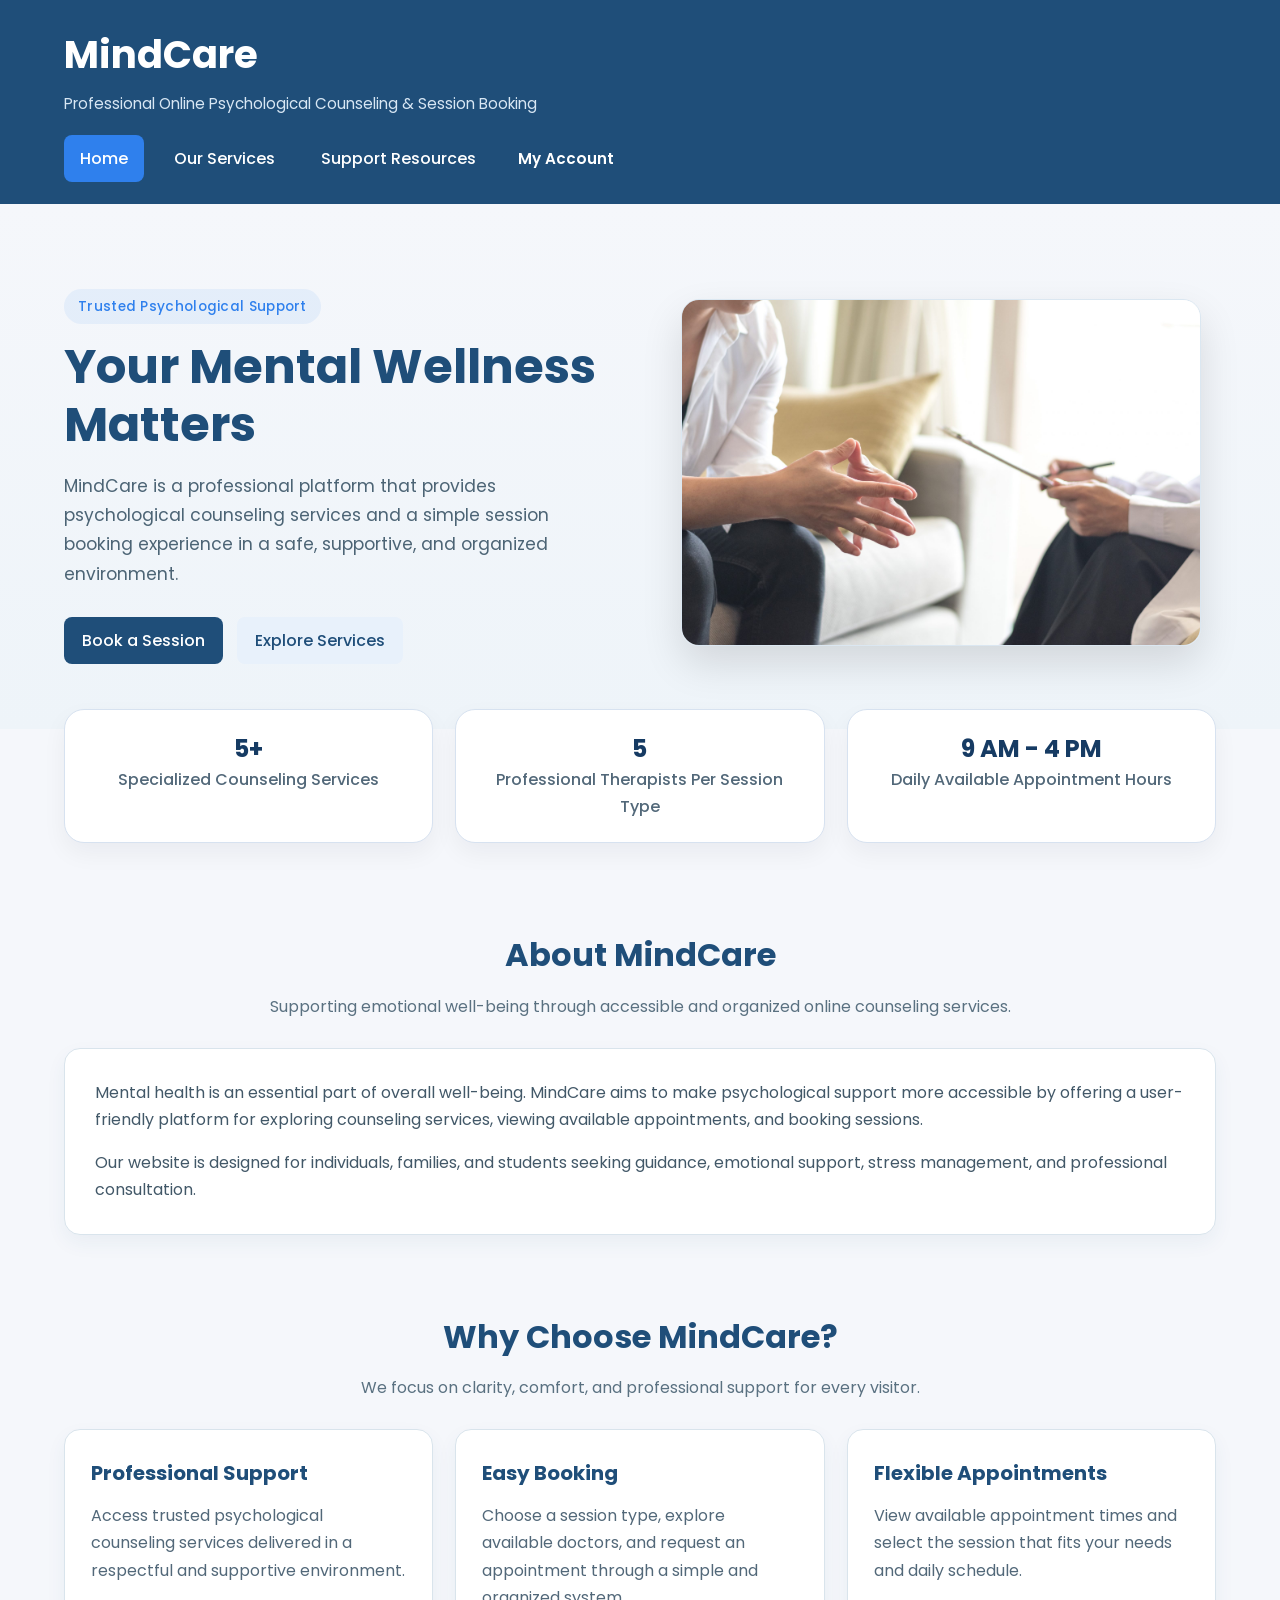
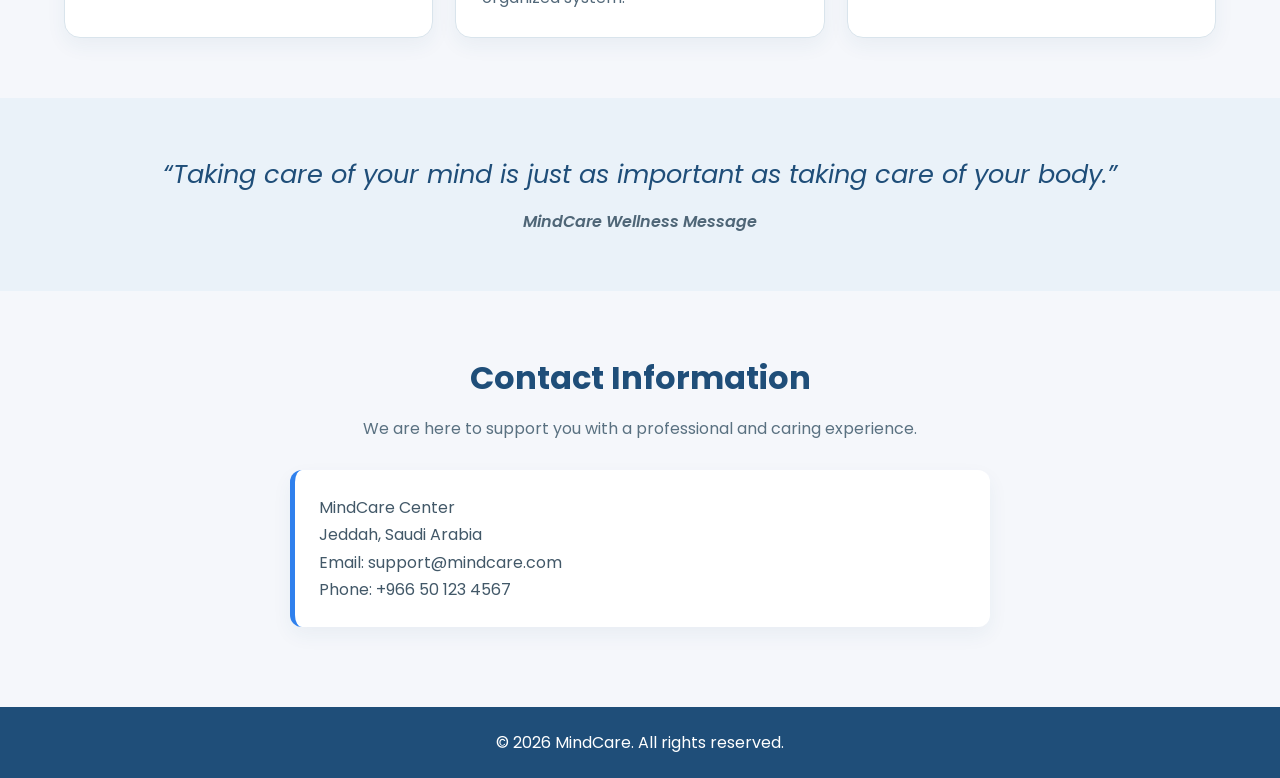
<file: index.html>
<!--
Name: Fatemah Ali Alyami
ID: 2006617
Name: Renad Hassan Almadani
ID: 2206593
Section: CPCS 403 
Date: 2026-03-14
-->

<!DOCTYPE html>
<html lang="en">
<head>
  <meta charset="UTF-8">
  <meta name="viewport" content="width=device-width, initial-scale=1.0">
  <title>MindCare | Home</title>

  <link rel="preconnect" href="https://fonts.googleapis.com">
  <link rel="preconnect" href="https://fonts.gstatic.com" crossorigin>
  <link href="https://fonts.googleapis.com/css2?family=Poppins:wght@300;400;500;600;700&display=swap" rel="stylesheet">

  <link rel="stylesheet" href="global/main.css">
  <link rel="stylesheet" href="global/print.css" media="print">
</head>
<body>

  <!-- Header Section -->
  <header class="site-header">
    <div class="container">
      <div class="logo-area">
        <h1 class="logo">MindCare</h1>
        <p class="tagline">Professional Online Psychological Counseling & Session Booking</p>
      </div>

      <!-- Navigation Menu -->
      <nav class="navbar">
  <ul class="nav-list">
    <li><a href="index.html" class="active">Home</a></li>
    <li><a href="pages/services.html">Our Services</a></li>
    
    <li><a href="pages/resources.html">Support Resources</a></li>
    

    <!-- Account Dropdown -->
    <li class="account-dropdown">
  <button class="account-btn" id="accountToggle" type="button">
    My Account 
  </button>

  <ul class="dropdown-menu" id="accountMenu">
    <li><a href="pages/login.html">Login</a></li>
    <li><a href="pages/signup.html">Create Account</a></li>
  </ul>
</li>
  </ul>
</nav>
    </div>
  </header>

  <!-- Hero Section -->
  <section class="hero hero-home">
    <div class="container hero-content">
      <div class="hero-text">
        <span class="hero-badge">Trusted Psychological Support</span>
        <h2>Your Mental Wellness Matters</h2>
        <p>
          MindCare is a professional platform that provides psychological counseling
          services and a simple session booking experience in a safe, supportive,
          and organized environment.
        </p>

        <div class="hero-buttons">
          <a href="#" id="bookSessionBtn" class="btn primary-btn">Book a Session</a>
          <a href="pages/services.html" class="btn secondary-btn">Explore Services</a>
        </div>
      </div>

      <div class="hero-image">
        <img src="images/hero.jpg" alt="Mental health support consultation">
      </div>
    </div>
  </section>

  <!-- Statistics Section -->
  <section class="stats-section">
    <div class="container">
      <div class="stats-grid">
        <div class="stat-card">
          <h3>5+</h3>
          <p>Specialized Counseling Services</p>
        </div>

        <div class="stat-card">
          <h3>5</h3>
          <p>Professional Therapists Per Session Type</p>
        </div>

        <div class="stat-card">
          <h3>9 AM - 4 PM</h3>
          <p>Daily Available Appointment Hours</p>
        </div>
      </div>
    </div>
  </section>

  <!-- About Section -->
  <section class="about home-about">
    <div class="container">
      <div class="section-heading">
        <h2>About MindCare</h2>
        <p class="section-subtitle">
          Supporting emotional well-being through accessible and organized online counseling services.
        </p>
      </div>

      <div class="about-box">
        <p>
          Mental health is an essential part of overall well-being. MindCare aims to
          make psychological support more accessible by offering a user-friendly platform
          for exploring counseling services, viewing available appointments, and booking sessions.
        </p>
        <p>
          Our website is designed for individuals, families, and students seeking guidance,
          emotional support, stress management, and professional consultation.
        </p>
      </div>
    </div>
  </section>

  <!-- Why Choose Us -->
  <section class="features home-features">
    <div class="container">
      <div class="section-heading">
        <h2>Why Choose MindCare?</h2>
        <p class="section-subtitle">
          We focus on clarity, comfort, and professional support for every visitor.
        </p>
      </div>

      <div class="feature-cards">
        <div class="card feature-card-home">
          <h3>Professional Support</h3>
          <p>
            Access trusted psychological counseling services delivered in a respectful
            and supportive environment.
          </p>
        </div>

        <div class="card feature-card-home">
          <h3>Easy Booking</h3>
          <p>
            Choose a session type, explore available doctors, and request an appointment
            through a simple and organized system.
          </p>
        </div>

        <div class="card feature-card-home">
          <h3>Flexible Appointments</h3>
          <p>
            View available appointment times and select the session that fits your
            needs and daily schedule.
          </p>
        </div>
      </div>
    </div>
  </section>

  <!-- Quote Section -->
  <section class="quote-section home-quote">
    <div class="container">
      <blockquote>
        “Taking care of your mind is just as important as taking care of your body.”
      </blockquote>
      <cite>MindCare Wellness Message</cite>
    </div>
  </section>

  <!-- Contact Preview Section -->
  <section class="contact-preview">
    <div class="container">
      <div class="section-heading">
        <h2>Contact Information</h2>
        <p class="section-subtitle">
          We are here to support you with a professional and caring experience.
        </p>
      </div>

      <address>
        MindCare Center<br>
        Jeddah, Saudi Arabia<br>
        Email: support@mindcare.com<br>
        Phone: +966 50 123 4567
      </address>
    </div>
  </section>

  <!-- Footer Section -->
  <footer class="site-footer">
    <div class="container">
      <p>&copy; 2026 MindCare. All rights reserved.</p>
    </div>
  </footer>

  <script src="scripts/main.js"></script>
</body>
</html>
</file>
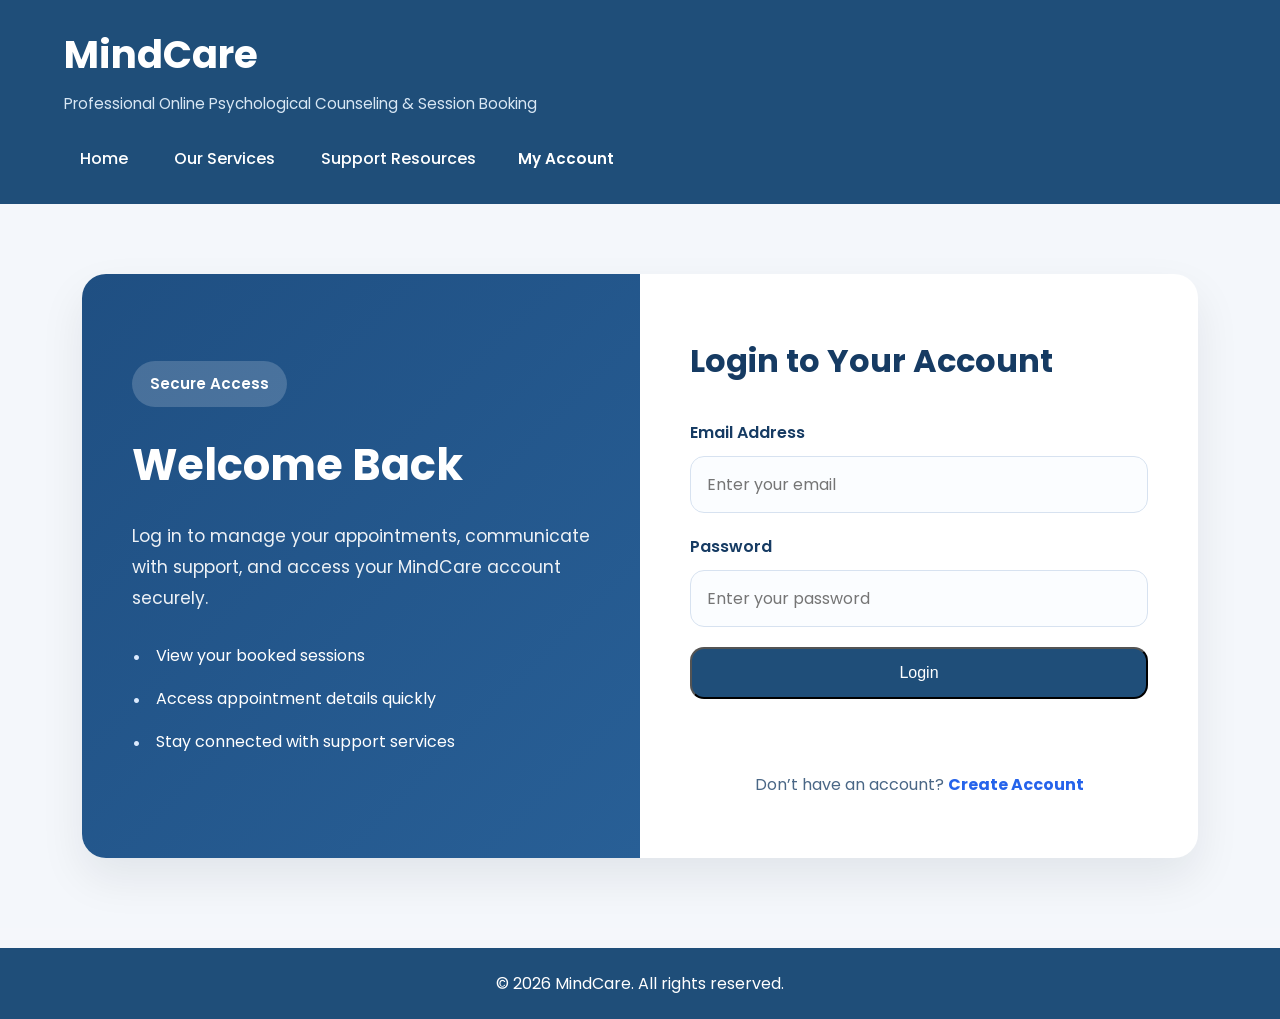
<file: pages/appointments.html>
<!--
Name: Fatemah Ali Alyami
ID: 2006617
Name: Renad Hassan Almadani
ID: 2206593
Section: CPCS 403
Date: 2026-03-14
-->

<!DOCTYPE html>
<html lang="en">
<head>
  <meta charset="UTF-8">
  <meta name="viewport" content="width=device-width, initial-scale=1.0">
  <title>MindCare | Appointments</title>

  <link rel="preconnect" href="https://fonts.googleapis.com">
  <link rel="preconnect" href="https://fonts.gstatic.com" crossorigin>
  <link href="https://fonts.googleapis.com/css2?family=Poppins:wght@300;400;500;600;700&display=swap" rel="stylesheet">

  <link rel="stylesheet" href="../global/main.css">
  <link rel="stylesheet" href="../global/print.css" media="print">
</head>
<body>

    <!-- Header Section -->
  <header class="site-header">
    <div class="container">
      <div class="logo-area">
        <h1 class="logo">MindCare</h1>
        <p class="tagline">Professional Online Psychological Counseling & Session Booking</p>
      </div>

      <!-- Navigation Menu -->
      <nav class="navbar">
  <ul class="nav-list">
    <li><a href="../index.html">Home</a></li>
    <li><a href="services.html">Our Services</a></li>
    
    <li><a href="resources.html">Support Resources</a></li>
    


    <!-- Account Dropdown -->
    <li class="account-dropdown">
  <button class="account-btn" id="accountToggle" type="button">
    My Account 
  </button>

  <ul class="dropdown-menu" id="accountMenu">
    <li><a href="login.html">Login</a></li>
    <li><a href="signup.html">Create Account</a></li>
  </ul>
</li>
  </ul>
</nav>
    </div>
  </header>

  <!-- Hero Intro -->
  <section class="page-hero">
    <div class="container">
  <div class="page-hero-box">
    <h2>Appointments & Session Availability</h2>
    <p>
      Choose a session type to explore available doctors and appointment times,
      then select a suitable slot to complete your booking request.
    </p>
  </div>
</div>
  </section>

  <!-- Session Type Selector -->
  <section class="selector-section">
    <div class="container">
      <div class="selector-card">
        <div class="form-group">
          <label for="sessionSelector">Choose Session Type</label>
          <select id="sessionSelector">
            <option value="">Select a session type</option>
            <option value="family">Family Consultation</option>
            <option value="individual">Individual Counseling</option>
            <option value="anxiety">Anxiety Support</option>
            <option value="stress">Stress Management</option>
            <option value="student">Student Guidance</option>
          </select>
        </div>
      </div>
    </div>
  </section>

  <!-- Dynamic Schedule Table -->
  <section class="table-section">
    <div class="container">
      <div class="section-heading">
        <h2>Available Appointments</h2>
        <p class="section-subtitle">
          Click any available appointment slot to fill the booking form automatically.
        </p>
      </div>


      <div class="table-wrapper">
        <table class="schedule-table" id="appointmentsTable">
          <thead>
            <tr>
              <th>Doctor</th>
              <th>9:00 AM</th>
              <th>10:00 AM</th>
              <th>11:00 AM</th>
              <th>12:00 PM</th>
              <th>1:00 PM</th>
              <th>2:00 PM</th>
              <th>3:00 PM</th>
              <th>4:00 PM</th>
            </tr>
          </thead>
          <tbody id="appointmentsBody">
            <tr>
              <td colspan="9">Please select a session type to view available appointments.</td>
            </tr>
          </tbody>
        </table>
      </div>
    </div>
  </section>

  <!-- Booking Form -->
  <section class="form-section appointments-form-section">
    <div class="container">
      <div class="section-heading">
        <h2>Book an Appointment</h2>
        <p class="section-subtitle">
          Complete the form below after selecting an available appointment slot.
        </p>
      </div>

      <p id="selectedAppointmentMessage" class="selected-appointment-message">
        No appointment selected yet.
      </p>

      <form class="booking-form" id="bookingForm">
        <div class="form-row">
          <div class="form-group">
            <label for="fullName">Full Name</label>
            <input
              type="text"
              id="fullName"
              name="fullName"
              placeholder="Enter your full name"
              required
            >
          </div>

          <div class="form-group">
            <label for="email">Email Address</label>
            <input
              type="email"
              id="email"
              name="email"
              placeholder="Enter your email"
              required
            >
          </div>
        </div>

        <div class="form-row">
          <div class="form-group">
            <label for="phone">Phone Number</label>
            <input
              type="tel"
              id="phone"
              name="phone"
              placeholder="+966 5XXXXXXXX"
              required
            >
          </div>

          <div class="form-group">
            <label for="contactMethod">Preferred Contact Method</label>
            <select id="contactMethod" name="contactMethod" required>
              <option value="">Select one</option>
              <option>Email</option>
              <option>Phone Call</option>
              <option>WhatsApp</option>
            </select>
          </div>
        </div>

        <div class="form-row">
          <div class="form-group">
            <label for="sessionTypeForm">Session Type</label>
            <input
              type="text"
              id="sessionTypeForm"
              name="sessionType"
              placeholder="Selected session type will appear here"
              required
              readonly
            >
          </div>

          <div class="form-group">
            <label for="doctorName">Preferred Doctor</label>
            <input
              type="text"
              id="doctorName"
              name="doctorName"
              placeholder="Doctor name will appear here"
              required
              readonly
            >
          </div>
        </div>

        <div class="form-row">
          <div class="form-group">
            <label for="appointmentTime">Preferred Time</label>
            <input
              type="text"
              id="appointmentTime"
              name="appointmentTime"
              placeholder="Appointment time will appear here"
              required
              readonly
            >
          </div>

          <div class="form-group">
            <label for="notes">Additional Notes</label>
            <input
              type="text"
              id="notes"
              name="notes"
              placeholder="Optional notes"
            >
          </div>
        </div>

        <p id="bookingSuccessMessage" class="success-message"></p>

        <button type="submit" class="btn primary-btn">Submit Appointment Request</button>
      </form>
    </div>
  </section>

  <footer class="site-footer">
    <div class="container">
      <p>&copy; 2026 MindCare. All rights reserved.</p>
    </div>
  </footer>

  <script src="../scripts/main.js"></script>
</body>
</html>
</file>
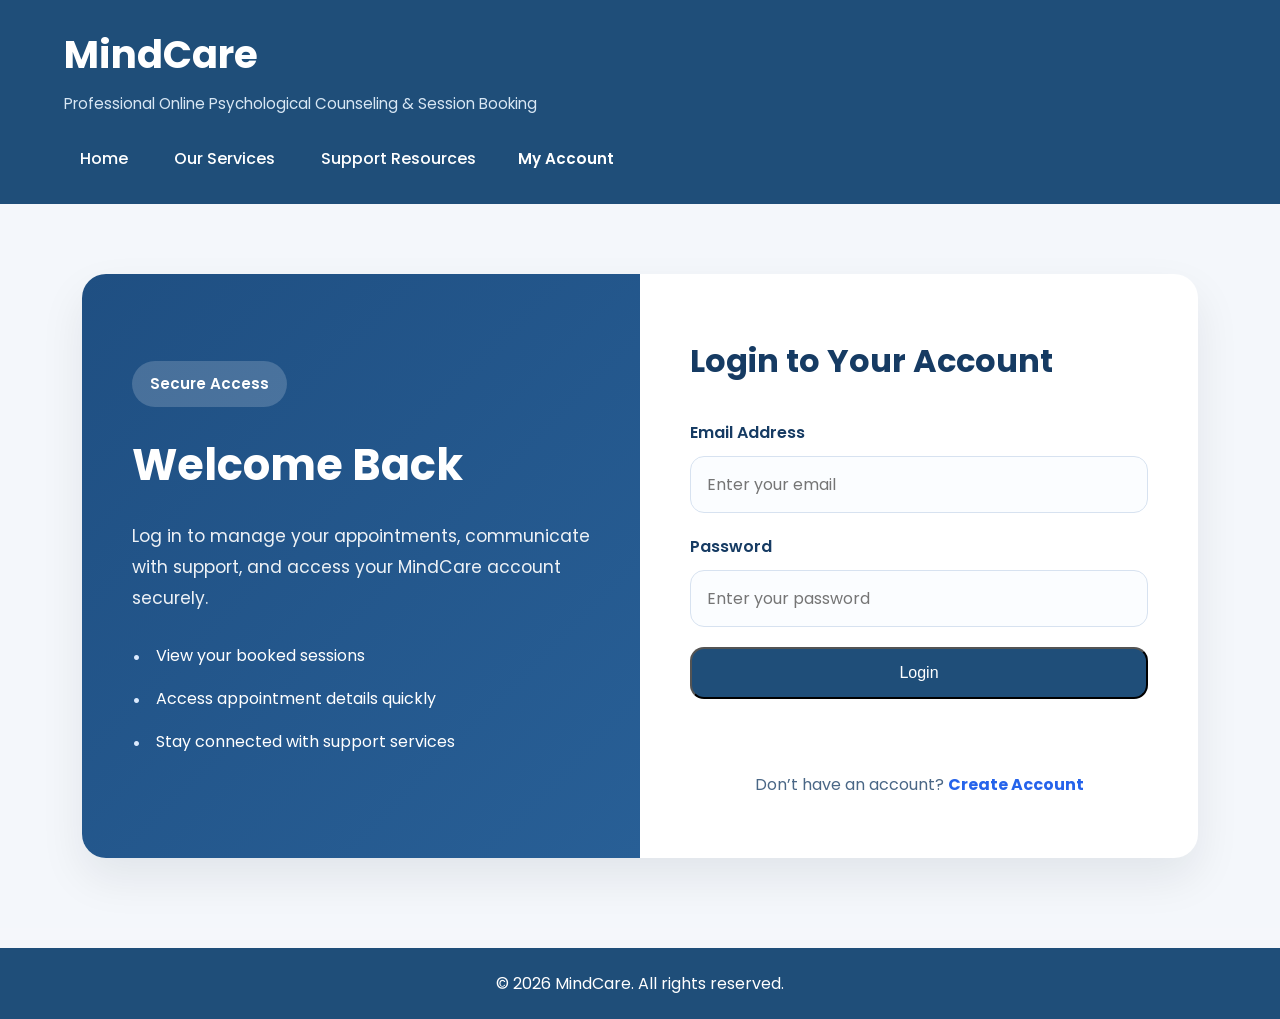
<file: pages/feedback.html>
<!--
Name: Fatemah Ali Alyami
ID: 2006617
Name: Renad Hassan Almadani
ID: 2206593
Section: CPCS 403
Date: 2026-03-14
-->

<!DOCTYPE html>
<html lang="en">
<head>
  <meta charset="UTF-8">
  <meta name="viewport" content="width=device-width, initial-scale=1.0">
  <title>MindCare | Contact & Feedback</title>

  <link rel="preconnect" href="https://fonts.googleapis.com">
  <link rel="preconnect" href="https://fonts.gstatic.com" crossorigin>
  <link href="https://fonts.googleapis.com/css2?family=Poppins:wght@300;400;500;600;700&display=swap" rel="stylesheet">

  <link rel="stylesheet" href="../global/main.css">
  <link rel="stylesheet" href="../global/print.css" media="print">
</head>
<body>

    <!-- Header Section -->
  <header class="site-header">
    <div class="container">
      <div class="logo-area">
        <h1 class="logo">MindCare</h1>
        <p class="tagline">Professional Online Psychological Counseling & Session Booking</p>
      </div>

      <!-- Navigation Menu -->
      <nav class="navbar">
  <ul class="nav-list">
    <li><a href="../index.html">Home</a></li>
    <li><a href="services.html">Our Services</a></li>
    
    <li><a href="resources.html">Support Resources</a></li>
    


    <!-- Account Dropdown -->
    <li class="account-dropdown">
  <button class="account-btn" id="accountToggle" type="button">
    My Account 
  </button>

  <ul class="dropdown-menu" id="accountMenu">
    <li><a href="login.html">Login</a></li>
    <li><a href="signup.html">Create Account</a></li>
  </ul>
</li>
  </ul>
</nav>
    </div>
  </header>

  <!-- Intro Hero -->
  <section class="page-hero">
    <div class="container">
  <div class="page-hero-box">
    <h2>Contact & Feedback</h2>

    <p>
        Whether you would like to contact MindCare directly or share feedback
        about your experience, this page is designed to make communication simple,
        clear, and professional.
    </p>

    <h3 class="hero-subtitle">We’re Here to Help</h3>
  </div>
</div>
  </section>

  <!-- Contact Cards -->
  <section class="contact-cards-section">
    <div class="container">
      <div class="section-heading">
        <h2>Get in Touch</h2>
        <p class="section-subtitle">
          Reach us through the following channels for inquiries, support, or general communication.
        </p>
      </div>

      <div class="contact-cards-grid">
        <div class="contact-card-modern">
          <div class="contact-icon">✉</div>
          <h3>Email</h3>
          <p>support@mindcare.com</p>
        </div>

        <div class="contact-card-modern">
          <div class="contact-icon">☎</div>
          <h3>Phone</h3>
          <p>+966 50 123 4567</p>
        </div>

        <div class="contact-card-modern">
          <div class="contact-icon">📍</div>
          <h3>Location</h3>
          <p>Jeddah, Saudi Arabia</p>
        </div>
      </div>
    </div>
  </section>

  <!-- Feedback Form Section -->
  <section class="feedback-form-section">
    <div class="container">
      <div class="feedback-form-wrapper">
        <div class="section-heading feedback-heading">
          <h2>Send Us Your Feedback</h2>
          <p class="section-subtitle">
            Your opinion helps us improve our services and provide a better experience for every user.
          </p>
        </div>

        <form class="feedback-form-modern" id="feedbackForm">
          <div class="form-row">
            <div class="form-group">
              <label for="feedbackName">Full Name</label>
              <input
                type="text"
                id="feedbackName"
                name="feedbackName"
                placeholder="Enter your full name"
                required
              >
            </div>

            <div class="form-group">
              <label for="feedbackEmail">Email Address</label>
              <input
                type="email"
                id="feedbackEmail"
                name="feedbackEmail"
                placeholder="Enter your email"
                required
              >
            </div>
          </div>

          <div class="form-row">
            <div class="form-group">
              <label for="feedbackPhone">Phone Number</label>
              <input
                type="tel"
                id="feedbackPhone"
                name="feedbackPhone"
                placeholder="+966 5XXXXXXXX"
                required
              >
            </div>

            <div class="form-group">
              <label for="contactPreference">Preferred Contact Method</label>
              <select id="contactPreference" name="contactPreference" required>
                <option value="">Select one</option>
                <option>Email</option>
                <option>Phone Call</option>
                <option>WhatsApp</option>
              </select>
            </div>
          </div>

          <div class="form-group">
            <label>How would you rate your experience?</label>
            <div class="rating-options">
              <label class="choice-pill"><input type="radio" name="rating" value="Excellent" required> Excellent</label>
              <label class="choice-pill"><input type="radio" name="rating" value="Very Good"> Very Good</label>
              <label class="choice-pill"><input type="radio" name="rating" value="Good"> Good</label>
              <label class="choice-pill"><input type="radio" name="rating" value="Fair"> Fair</label>
            </div>
          </div>

          <div class="form-group">
            <label>Which services are you interested in?</label>
            <div class="interest-options">
              <label class="choice-pill"><input type="checkbox" name="services" value="Individual Counseling"> Individual Counseling</label>
              <label class="choice-pill"><input type="checkbox" name="services" value="Family Consultation"> Family Consultation</label>
              <label class="choice-pill"><input type="checkbox" name="services" value="Anxiety Support"> Anxiety Support</label>
              <label class="choice-pill"><input type="checkbox" name="services" value="Stress Management"> Stress Management</label>
              <label class="choice-pill"><input type="checkbox" name="services" value="Student Guidance"> Student Guidance</label>
            </div>
          </div>

          <div class="form-group">
            <label for="feedbackMessage">Additional Comments</label>
            <textarea
              id="feedbackMessage"
              name="feedbackMessage"
              rows="6"
              placeholder="Write your feedback here..."
              required
            ></textarea>
          </div>

          <p id="feedbackSuccessMessage" class="success-message"></p>

          <button type="submit" class="btn primary-btn">Submit Feedback</button>
        </form>
      </div>
    </div>
  </section>

  <!-- Footer -->
  <footer class="site-footer">
    <div class="container">
      <p>&copy; 2026 MindCare. All rights reserved.</p>
    </div>
  </footer>

  <script src="../scripts/main.js"></script>
</body>
</html>
</file>
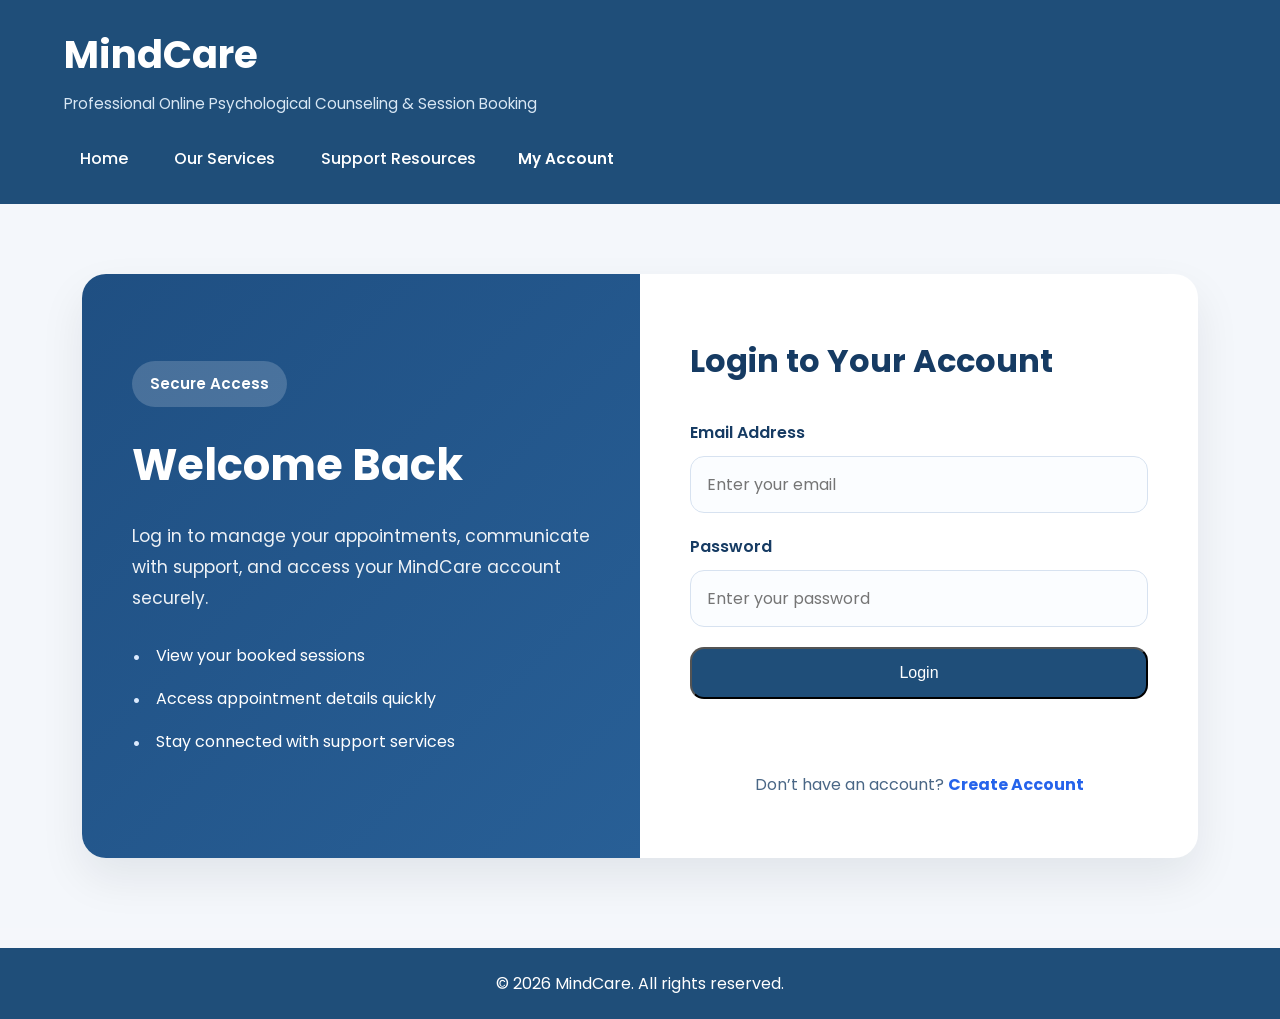
<file: pages/login.html>
<!--
Name: Fatemah Ali Alyami
ID: 2006617
Name: Renad Hassan Almadani
ID: 2206593
Section: CPCS 403
Date: 2026-03-14
-->
<!DOCTYPE html>
<html lang="en">

<head>
  <meta charset="UTF-8">
  <meta name="viewport" content="width=device-width, initial-scale=1.0">
  <title>MindCare | Our Services</title>

  <!-- Google Font -->
  <link href="https://fonts.googleapis.com/css2?family=Poppins:wght@300;400;500;600;700&display=swap" rel="stylesheet">

  <link rel="stylesheet" href="../global/main.css">
  <link rel="stylesheet" href="../global/print.css" media="print">
</head>
<body>

  <!-- Header Section -->
  <header class="site-header">
    <div class="container">
      <div class="logo-area">
        <h1 class="logo">MindCare</h1>
        <p class="tagline">Professional Online Psychological Counseling & Session Booking</p>
      </div>

      <!-- Navigation Menu -->
      <nav class="navbar">
  <ul class="nav-list">
    <li><a href="../index.html">Home</a></li>
    <li><a href="services.html">Our Services</a></li>
    
    <li><a href="resources.html">Support Resources</a></li>
    

    <!-- Account Dropdown -->
    <li class="account-dropdown">
  <button class="account-btn" id="accountToggle" type="button">
    My Account 
  </button>

  <ul class="dropdown-menu" id="accountMenu">
    <li><a href="login.html">Login</a></li>
    <li><a href="signup.html">Create Account</a></li>
  </ul>
</li>
  </ul>
</nav>
    </div>
  </header>

  <!-- Login Section -->
  <main class="auth-page">
    <section class="auth-wrapper container">
      <div class="auth-card">
        <div class="auth-left">
          <span class="auth-badge">Secure Access</span>
          <h2>Welcome Back</h2>
          <p>
            Log in to manage your appointments, communicate with support,
            and access your MindCare account securely.
          </p>

          <ul class="auth-features">
            <li>View your booked sessions</li>
            <li>Access appointment details quickly</li>
            <li>Stay connected with support services</li>
          </ul>
        </div>

        <div class="auth-right">
          <h3>Login to Your Account</h3>

          <form id="loginForm" class="auth-form">
            <div class="form-group">
              <label for="loginEmail">Email Address</label>
              <input
                type="email"
                id="loginEmail"
                name="loginEmail"
                placeholder="Enter your email"
                required
              />
            </div>

            <div class="form-group">
              <label for="loginPassword">Password</label>
              <input
                type="password"
                id="loginPassword"
                name="loginPassword"
                placeholder="Enter your password"
                required
              />
            </div>

            

            <button type="submit" class="btn primary-btn auth-submit-btn">
              Login
            </button>

            <p class="auth-message" id="loginMessage"></p>

            <p class="auth-switch">
              Don’t have an account?
              <a href="signup.html">Create Account</a>
            </p>
          </form>
        </div>
      </div>
    </section>
  </main>

    <!-- Footer Section -->
  <footer class="site-footer">
    <div class="container">
      <p>&copy; 2026 MindCare. All rights reserved.</p>
    </div>
  </footer>

  <script src="../scripts/main.js"></script>
</body>
</html>
</file>
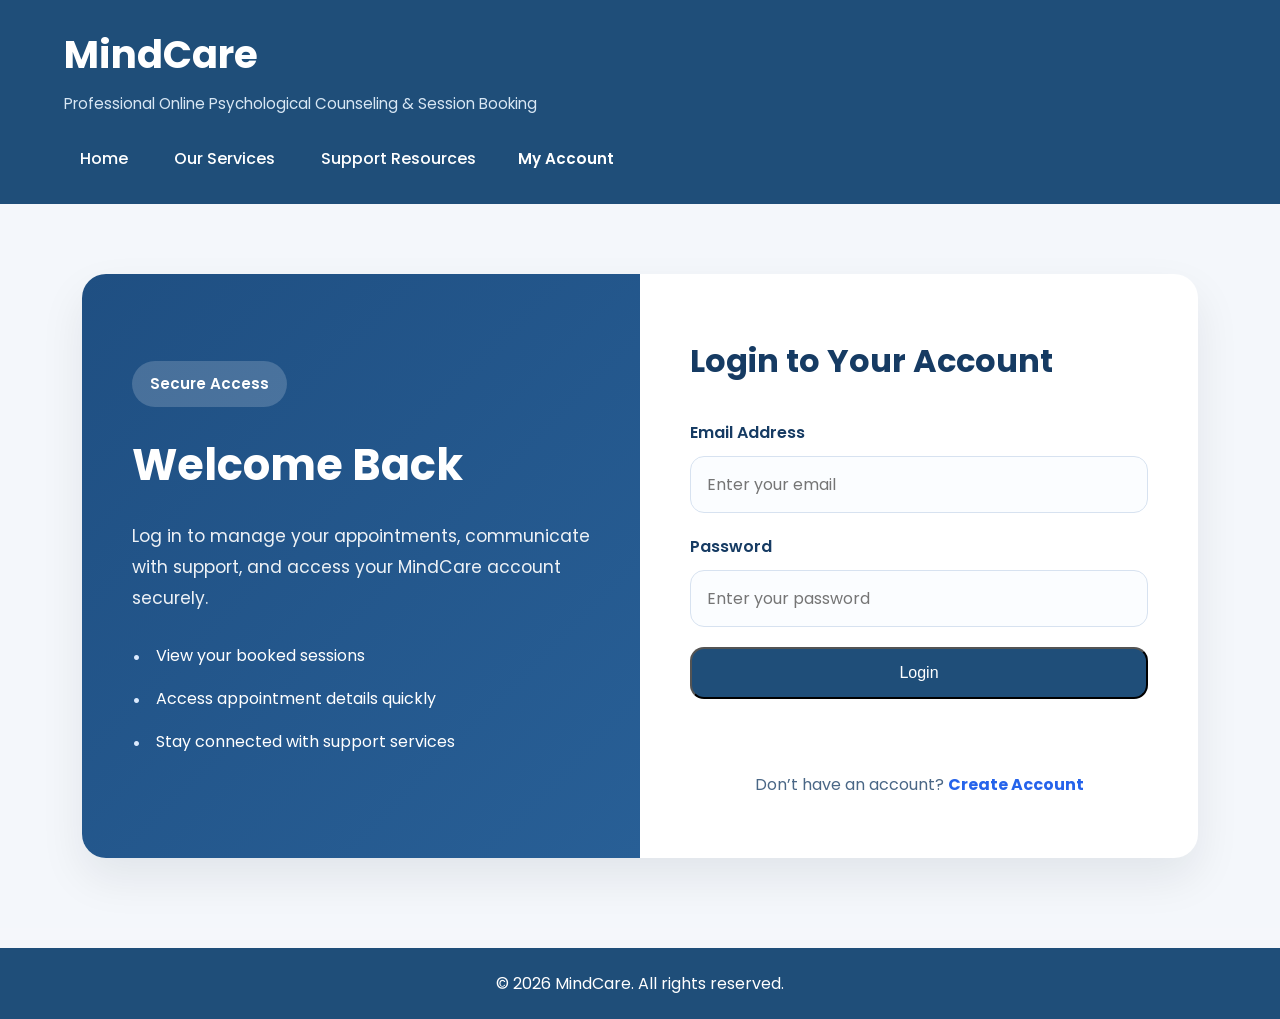
<file: pages/my-bookings.html>
<!--
Name: Fatemah Ali Alyami
ID: 2006617
Name: Renad Hassan Almadani
ID: 2206593
Section: CPCS 403
Date: 2026-03-14
-->
<!DOCTYPE html>
<html lang="en">


<head>
  <meta charset="UTF-8">
  <meta name="viewport" content="width=device-width, initial-scale=1.0">
  <title>MindCare | Our Services</title>

  <!-- Google Font -->
  <link href="https://fonts.googleapis.com/css2?family=Poppins:wght@300;400;500;600;700&display=swap" rel="stylesheet">

  <link rel="stylesheet" href="../global/main.css">
  <link rel="stylesheet" href="../global/print.css" media="print">
</head>
<body>

  <!-- Header Section -->
  <header class="site-header">
    <div class="container">
      <div class="logo-area">
        <h1 class="logo">MindCare</h1>
        <p class="tagline">Professional Online Psychological Counseling & Session Booking</p>
      </div>

      <!-- Navigation Menu -->
      <nav class="navbar">
  <ul class="nav-list">
    <li><a href="../index.html">Home</a></li>
    <li><a href="services.html">Our Services</a></li>
    
    <li><a href="resources.html">Support Resources</a></li>
    

    <!-- Account Dropdown -->
    <li class="account-dropdown">
  <button class="account-btn" id="accountToggle" type="button">
    My Account 
  </button>

  <ul class="dropdown-menu" id="accountMenu">
    <li><a href="login.html">Login</a></li>
    <li><a href="signup.html">Create Account</a></li>
  </ul>
</li>
  </ul>
</nav>
    </div>
  </header>

  <main class="bookings-page">
  <section class="bookings-hero container">
    <div class="bookings-hero-text">
      <span class="bookings-badge">My Appointments</span>
      <h2>My Bookings</h2>
      <p>
        Review your counseling sessions, track appointment details, and manage your bookings in one organized place.
      </p>
    </div>
  </section>

  <section class="bookings-stats container">
    <div class="stat-card">
      <span class="stat-label">Total Bookings</span>
      <h3 id="totalBookingsCount">0</h3>
    </div>

    <div class="stat-card">
      <span class="stat-label">Upcoming Session</span>
      <h3 id="upcomingSessionText">Not Available</h3>
    </div>
  </section>

  <section class="bookings-table-section container">
    <div class="bookings-table-header">
      <div>
        <h3>Booked Appointments</h3>
        <p>Your reserved counseling appointments will appear below.</p>
      </div>

      <a href="appointments.html" class="btn primary-btn">Book New Appointment</a>
    </div>

    <div class="bookings-table-wrapper">
      <table class="bookings-table">
        <thead>
          <tr>
            <th>#</th>
            <th>Session Type</th>
            <th>Doctor</th>
            <th>Date / Time</th>
            <th>Status</th>
            <th>Action</th>
          </tr>
        </thead>

        <tbody id="bookingsTableBody">
          <tr>
            <td colspan="6" class="empty-table-message">
              No bookings found yet.
            </td>
          </tr>
        </tbody>
      </table>
    </div>
  </section>
</main>

  <footer class="site-footer">
    <div class="container">
      <p>&copy; 2025 MindCare. All Rights Reserved.</p>
    </div>
  </footer>

  <script src="../scripts/main.js"></script>
</body>
</html>
</file>
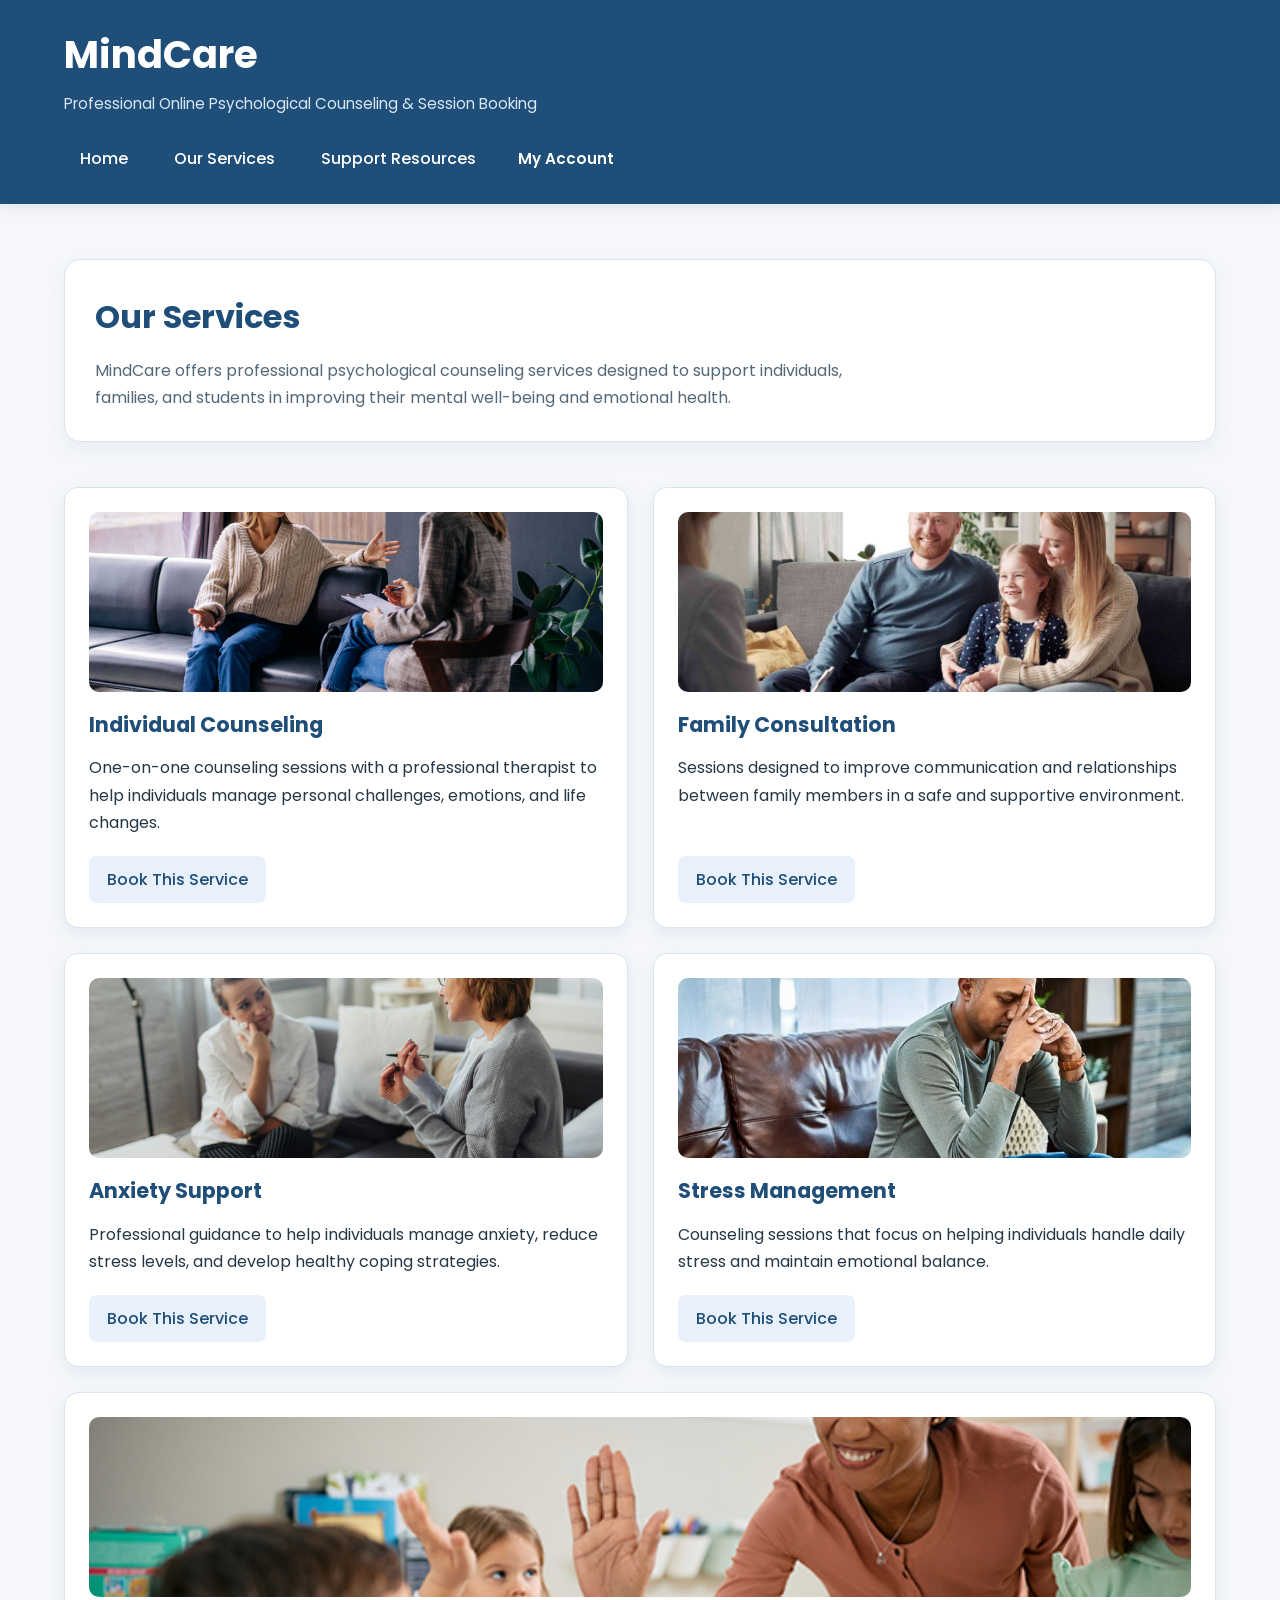
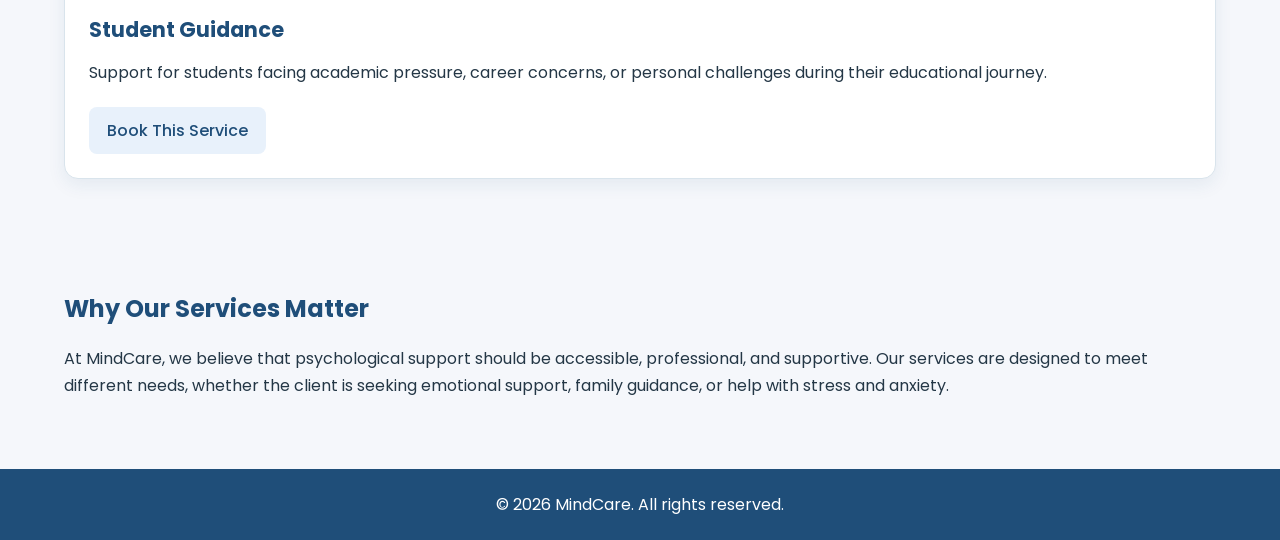
<file: pages/services.html>
<!--
Name: Fatemah Ali Alyami
ID: 2006617
Name: Renad Hassan Almadani
ID: 2206593
Section: CPCS 403
Date: 2026-03-14
-->

<!DOCTYPE html>
<html lang="en">
<head>
  <meta charset="UTF-8">
  <meta name="viewport" content="width=device-width, initial-scale=1.0">
  <title>MindCare | Our Services</title>

  <!-- Google Font -->
  <link href="https://fonts.googleapis.com/css2?family=Poppins:wght@300;400;500;600;700&display=swap" rel="stylesheet">

  <link rel="stylesheet" href="../global/main.css">
  <link rel="stylesheet" href="../global/print.css" media="print">
</head>
<body>

  <!-- Header Section -->
  <header class="site-header">
    <div class="container">
      <div class="logo-area">
        <h1 class="logo">MindCare</h1>
        <p class="tagline">Professional Online Psychological Counseling & Session Booking</p>
      </div>

      <!-- Navigation Menu -->
      <nav class="navbar">
  <ul class="nav-list">
    <li><a href="../index.html">Home</a></li>
    <li><a href="services.html">Our Services</a></li>
    
    <li><a href="resources.html">Support Resources</a></li>
    

    <!-- Account Dropdown -->
    <li class="account-dropdown">
  <button class="account-btn" id="accountToggle" type="button">
    My Account 
  </button>

  <ul class="dropdown-menu" id="accountMenu">
    <li><a href="login.html">Login</a></li>
    <li><a href="signup.html">Create Account</a></li>
  </ul>
</li>
  </ul>
</nav>
    </div>
  </header>

  <!-- Intro Section -->
  <section class="page-hero">
  <div class="container">
    <div class="page-hero-box">
      <h2>Our Services</h2>
      <p>
        MindCare offers professional psychological counseling services designed
        to support individuals, families, and students in improving their mental
        well-being and emotional health.
      </p>
    </div>
  </div>
</section>

  <!-- Services Section -->
  <section class="services-section">
    <div class="container">
      <div class="services-grid">

        <div class="service-card">
          <img src="../images/individual-counseling.jpg" alt="Individual counseling session">
          <h3>Individual Counseling</h3>
          <p>
            One-on-one counseling sessions with a professional therapist to help
            individuals manage personal challenges, emotions, and life changes.
          </p>
          <a href="#" class="btn secondary-btn book-service-btn">Book This Service</a>
        </div>

        <div class="service-card">
          <img src="../images/family-consultation.jpg" alt="Family consultation session">
          <h3>Family Consultation</h3>
          <p>
            Sessions designed to improve communication and relationships between
            family members in a safe and supportive environment.
          </p>
          <a href="#" class="btn secondary-btn book-service-btn">Book This Service</a>
        </div>

        <div class="service-card">
          <img src="../images/anxiety-support.jpg" alt="Anxiety support session">
          <h3>Anxiety Support</h3>
          <p>
            Professional guidance to help individuals manage anxiety, reduce
            stress levels, and develop healthy coping strategies.
          </p>
          <a href="#" class="btn secondary-btn book-service-btn">Book This Service</a>
        </div>

        <div class="service-card">
          <img src="../images/stress-management.jpg" alt="Stress management counseling">
          <h3>Stress Management</h3>
          <p>
            Counseling sessions that focus on helping individuals handle daily
            stress and maintain emotional balance.
          </p>
          <a href="#" class="btn secondary-btn book-service-btn">Book This Service</a>
        </div>

        <div class="service-card">
          <img src="../images/student-guidance.jpg" alt="Student guidance session">
          <h3>Student Guidance</h3>
          <p>
            Support for students facing academic pressure, career concerns, or
            personal challenges during their educational journey.
          </p>
          <a href="#" class="btn secondary-btn book-service-btn">Book This Service</a>
        </div>

      </div>
    </div>
  </section>

  <!-- Why Our Services Section -->
  <section class="about">
    <div class="container">
      <h2>Why Our Services Matter</h2>
      <p>
        At MindCare, we believe that psychological support should be accessible,
        professional, and supportive. Our services are designed to meet different
        needs, whether the client is seeking emotional support, family guidance,
        or help with stress and anxiety.
      </p>
    </div>
  </section>

  <!-- Footer Section -->
  <footer class="site-footer">
    <div class="container">
      <p>&copy; 2026 MindCare. All rights reserved.</p>
    </div>
  </footer>

  <script src="../scripts/main.js"></script>
</body>
</html>
</file>
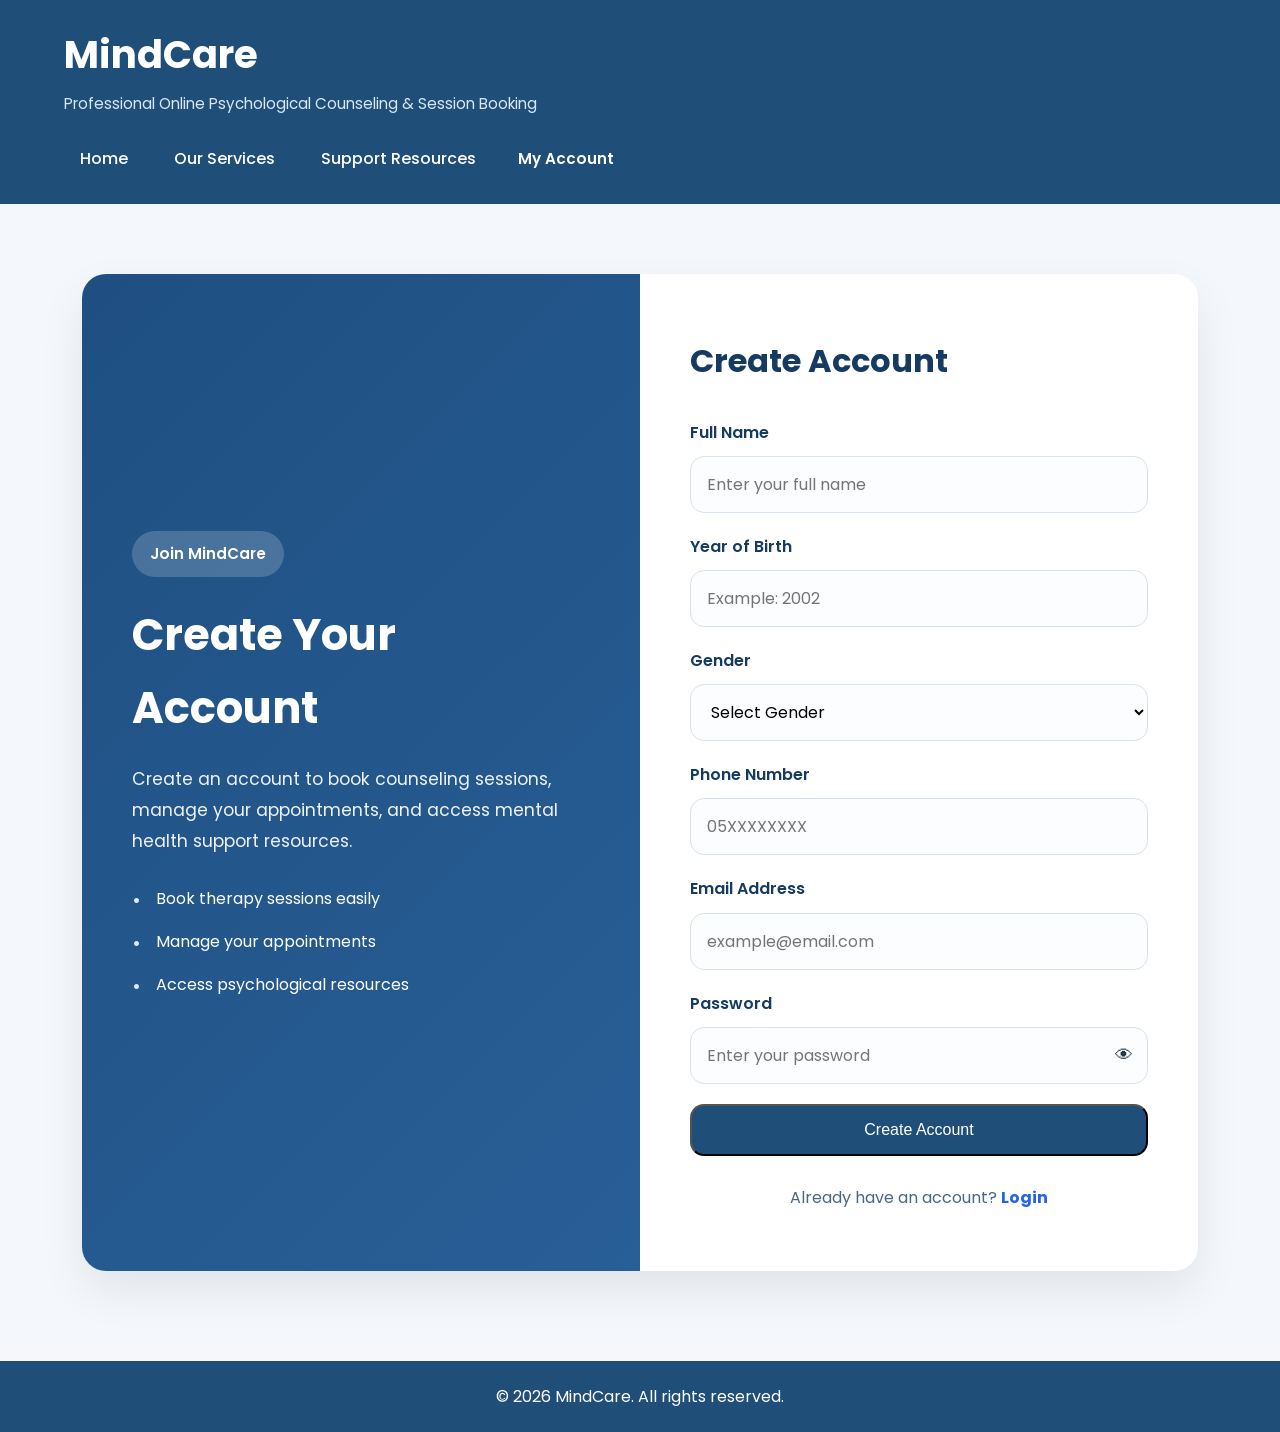
<file: pages/signup.html>
<!--
Name: Fatemah Ali Alyami
ID: 2006617
Name: Renad Hassan Almadani
ID: 2206593
Section: CPCS 403
Date: 2026-03-14
-->

<!DOCTYPE html>
<html lang="en">

<head>
  <meta charset="UTF-8">
  <meta name="viewport" content="width=device-width, initial-scale=1.0">
  <title>MindCare | Our Services</title>

  <!-- Google Font -->
  <link href="https://fonts.googleapis.com/css2?family=Poppins:wght@300;400;500;600;700&display=swap" rel="stylesheet">

  <link rel="stylesheet" href="../global/main.css">
  <link rel="stylesheet" href="../global/print.css" media="print">
</head>
<body>

  <!-- Header Section -->
  <header class="site-header">
    <div class="container">
      <div class="logo-area">
        <h1 class="logo">MindCare</h1>
        <p class="tagline">Professional Online Psychological Counseling & Session Booking</p>
      </div>

      <!-- Navigation Menu -->
      <nav class="navbar">
  <ul class="nav-list">
    <li><a href="../index.html">Home</a></li>
    <li><a href="services.html">Our Services</a></li>
    
    <li><a href="resources.html">Support Resources</a></li>
    

    <!-- Account Dropdown -->
    <li class="account-dropdown">
  <button class="account-btn" id="accountToggle" type="button">
    My Account 
  </button>

  <ul class="dropdown-menu" id="accountMenu">
    <li><a href="login.html">Login</a></li>
    <li><a href="signup.html">Create Account</a></li>
  </ul>
</li>
  </ul>
</nav>
    </div>
  </header>

<!-- Signup Section -->
<main class="auth-page">

<section class="auth-wrapper container">

<div class="auth-card">

<!-- Left Side -->
<div class="auth-left">

<span class="auth-badge">Join MindCare</span>

<h2>Create Your Account</h2>

<p>
Create an account to book counseling sessions, manage your appointments,
and access mental health support resources.
</p>

<ol class="auth-features">
<li>Book therapy sessions easily</li>
<li>Manage your appointments</li>
<li>Access psychological resources</li>
</ol>

</div>

<!-- Right Side -->
<div class="auth-right">

<h3>Create Account</h3>

<form id="signupForm" class="auth-form">

<div class="form-group">
<label for="fullName">Full Name</label>
<input type="text" id="fullName" required placeholder="Enter your full name">
</div>

<div class="form-group">
<label for="birthYear">Year of Birth</label>
<input type="number" id="birthYear" min="1950" max="2025" placeholder="Example: 2002" required>
</div>

<div class="form-group">
<label for="gender">Gender</label>
<select id="gender" required>

<option value="">Select Gender</option>
<option value="male">Male</option>
<option value="female">Female</option>

</select>
</div>

<div class="form-group">
<label for="phone">Phone Number</label>

<input 
type="tel"
id="phone"
name="phone"
placeholder="05XXXXXXXX"
pattern="05[0-9]{8}"
required
title="Please enter a valid Saudi phone number (05XXXXXXXX)"
>

</div>

<div class="form-group">
<label for="email">Email Address</label>

<input
type="email"
id="email"
name="email"
placeholder="example@email.com"
required
pattern="[a-z0-9._%+-]+@[a-z0-9.-]+\.[a-z]{2,}$"
title="Please enter a valid email address"
>

</div>


<div class="form-group password-group">

<label for="password">Password</label>

<div class="password-wrapper">

<input
type="password"
id="password"
placeholder="Enter your password"
required
>

<span class="toggle-password" onclick="togglePassword()">👁</span>

</div>

</div>


<button type="submit" class="btn primary-btn auth-submit-btn">
Create Account
</button>

<p class="auth-switch">
Already have an account?
<a href="login.html">Login</a>
</p>

</form>

</div>

</div>

</section>

</main>

  <!-- Footer Section -->
  <footer class="site-footer">
    <div class="container">
      <p>&copy; 2026 MindCare. All rights reserved.</p>
    </div>
  </footer>

<script src="../scripts/main.js"></script>

</body>
</html>
</file>
<file: global/main.css>
/* 
Name: Fatemah Ali Alyami
ID: 2006617
Name: Renad Hassan Almadani
ID: 2206593
Section: CPCS 403
Date: 2026-03-14
*/

/* General Reset */
* {
  margin: 0;
  padding: 0;
  box-sizing: border-box;
}

/* Body Styling */
body {
  font-family: 'Poppins', sans-serif;
  line-height: 1.6;
  color: #2c3e50;
  background-color: #f5f7fa;
}

/* Shared Container */
.container {
  width: 90%;
  max-width: 1200px;
  margin: auto;
}

/* Header */
.site-header {
  background-color: #1f4e79;
  color: white;
  padding: 20px 0;
}

.logo {
  font-size: 2rem;
  margin-bottom: 5px;
}

.tagline {
  font-size: 0.95rem;
  color: #dbe9f4;
}

/* Navigation */
.navbar {
  margin-top: 18px;
}

.nav-list {
  list-style: none;
  display: flex;
  flex-wrap: wrap;
  gap: 15px;
}

.nav-list li a {
  text-decoration: none;
  color: white;
  font-weight: bold;
  padding: 8px 14px;
  border-radius: 6px;
  transition: 0.3s;
}

.nav-list li a:hover,
.nav-list li a.active {
  background-color: #2f80ed;
}

/* Hero Section */
.hero {
  background-color: #ffffff;
  padding: 80px 0;
}

.hero-content {
  display: flex;
  flex-wrap: wrap;
  align-items: center;
  gap: 30px;
}

.hero-text {
  flex: 1;
  min-width: 280px;
}
/*تحسين عنوان الصفحة الرئيسية*/
.hero-text h2 {
  font-size: 42px;
  font-weight: 600;
  color: #1f4e79;
  margin-bottom: 20px;
}
/*تحسين الفقرة تحت العنوان*/
.hero-text p {
  font-size: 18px;
  color: #4a6572;
  margin-bottom: 25px;
  max-width: 500px;
}

.hero-image {
  flex: 1;
  min-width: 280px;
}
/*تحسين صورة الصفحة الرئيسية*/
.hero-image img {
  width: 420px;
  border-radius: 14px;
  box-shadow: 0 12px 30px rgba(0,0,0,0.12);
}

/* Buttons */


/* Sections */
.about,
.features,
.quote-section,
.contact-preview {
  padding: 50px 0;
}

.about h2,
.features h2,
.contact-preview h2 {
  color: #1f4e79;
  margin-bottom: 15px;
}

/* Cards */
.feature-cards {
  display: flex;
  flex-wrap: wrap;
  gap: 20px;
  margin-top: 25px;
}

.card {
  background-color: white;
  border: 1px solid #d9e4ec;
  border-radius: 12px;
  padding: 20px;
  flex: 1;
  min-width: 250px;
}

.card h3 {
  color: #2f80ed;
  margin-bottom: 10px;
}

/* Quote */
.quote-section {
  background-color: #eaf3f9;
  text-align: center;
}

.quote-section blockquote {
  font-size: 1.4rem;
  font-style: italic;
  margin-bottom: 10px;
  color: #1f4e79;
}

.quote-section cite {
  font-weight: bold;
}

/* Address */
address {
  background-color: white;
  border-left: 5px solid #2f80ed;
  padding: 20px;
  border-radius: 8px;
  font-style: normal;
}

/* Footer */
.site-footer {
  background-color: #1f4e79;
  color: white;
  text-align: center;
  padding: 20px 0;
  margin-top: 20px;
}
/*----------------------------------------------
/* Page Intro */
.page-intro {
  padding: 50px 0 25px;
}

.page-intro h2 {
  color: #1f4e79;
  margin-bottom: 10px;
}

/* Table Section */
.table-section {
  padding: 20px 0 50px;
}

.table-wrapper {
  overflow-x: auto;
  background-color: #ffffff;
  border: 1px solid #d9e4ec;
  border-radius: 12px;
  padding: 20px;
}

.schedule-table {
  width: 100%;
  border-collapse: collapse;
  background-color: #ffffff;
}

.schedule-table th,
.schedule-table td {
  border: 1px solid #d9e4ec;
  padding: 14px;
  text-align: center;
}

.schedule-table th {
  background-color: #1f4e79;
  color: white;
}

.schedule-table tr:nth-child(even) {
  background-color: #f7fbfe;
}

/* Form Section */
.form-section {
  padding: 10px 0 60px;
}

.booking-form {
  background-color: #ffffff;
  border: 1px solid #d9e4ec;
  border-radius: 12px;
  padding: 25px;
}

.form-row {
  display: flex;
  flex-wrap: wrap;
  gap: 20px;
  margin-bottom: 20px;
}

.form-group {
  flex: 1;
  min-width: 250px;
}

.form-group label {
  display: block;
  margin-bottom: 8px;
  font-weight: bold;
  color: #1f4e79;
}

.form-group input,
.form-group select,
.form-group textarea {
  width: 100%;
  padding: 12px;
  border: 1px solid #c7d7e2;
  border-radius: 8px;
  font-size: 1rem;
}

.form-group textarea {
  resize: vertical;
}
/*-----------------------------------------------*/
/*-----------------------------------------------*/
/*-----------------------------------------------*/
.selection-hint {
  margin-bottom: 15px;
  color: #4b6475;
}

.availability-legend {
  display: flex;
  flex-wrap: wrap;
  gap: 18px;
  margin-bottom: 18px;
  align-items: center;
}

.legend-item {
  display: inline-flex;
  align-items: center;
  gap: 8px;
  font-weight: bold;
  color: #1f4e79;
}

.legend-box {
  width: 18px;
  height: 18px;
  border-radius: 4px;
  display: inline-block;
}

.available-box {
  background-color: #eaf7ee;
  border: 1px solid #1f7a3d;
}

.unavailable-box {
  background-color: #fdecec;
  border: 1px solid #c0392b;
}

.selected-box {
  background-color: #eef5fb;
  border: 2px solid #2f80ed;
}

.selected-appointment-message {
  background-color: #eef5fb;
  border-left: 5px solid #2f80ed;
  color: #1f4e79;
  padding: 14px 16px;
  border-radius: 8px;
  margin-bottom: 20px;
  font-weight: bold;
}

.available-slot {
  background-color: #eaf7ee;
  color: #1f7a3d;
  font-weight: bold;
  cursor: pointer;
  transition: 0.2s;
}

.available-slot:hover {
  transform: scale(1.03);
  box-shadow: inset 0 0 0 2px #1f7a3d;
}

.unavailable-slot {
  background-color: #fdecec;
  color: #c0392b;
  font-weight: bold;
  cursor: not-allowed;
}

.doctor-name {
  font-weight: bold;
  color: #1f4e79;
  background-color: #f5f9fc;
}

.selected-slot {
  outline: 3px solid #2f80ed;
  outline-offset: -3px;
  background-color: #eef5fb !important;
}

.slot-label {
  display: inline-block;
  min-width: 70px;
  text-align: center;
}
/*---------عشان ال Session Type يعتمد على : Choose Session Type-------*/

input[readonly] {
  background-color: #f3f7fb;
  cursor: not-allowed;
}
/*---------------------------------------------------------------------*/
/* Services Section */
.services-section {
  padding: 20px 0 60px;
}

.services-grid {
  display: flex;
  flex-wrap: wrap;
  gap: 25px;
}

.service-card {
  background-color: #ffffff;
  border: 1px solid #d9e4ec;
  border-radius: 14px;
  padding: 24px;
  flex: 1 1 calc(50% - 25px);
  min-width: 280px;
  box-shadow: 0 6px 18px rgba(31, 78, 121, 0.08);

  display: flex;
  flex-direction: column;
}

.service-card:hover {
  transform: translateY(-4px);
  box-shadow: 0 10px 24px rgba(31, 78, 121, 0.12);
}

.service-card h3 {
  color: #1f4e79;
  margin-bottom: 12px;
  font-size: 1.3rem;
}

.service-card p {
  margin-bottom: 20px;
}

.service-card .btn {
  margin-top: auto;
  align-self: flex-start;
}

/*----------------- حجم الصور في ال services.html ----------------*/
.service-card img {
  width: 100%;
  height: 180px;
  object-fit: cover;
  border-radius: 10px;
  margin-bottom: 15px;
}
/*----------------------------------------------------------------*/
/* General */
body {
  font-family: 'Poppins', sans-serif;
  background-color: #f5f7fb;
  color: #243746;
  line-height: 1.7;
}

.container {
  width: 90%;
  max-width: 1200px;
  margin: auto;
}

/* Header */
.site-header {
  background-color: #1f4e79;
  color: #ffffff;
  padding: 22px 0;
  box-shadow: 0 4px 14px rgba(0, 0, 0, 0.08);
}

.logo {
  font-size: 2.4rem;
  font-weight: 700;
  margin-bottom: 4px;
}

.tagline {
  font-size: 0.95rem;
  color: #d8e7f4;
}

.navbar {
  margin-top: 18px;
}

.nav-list {
  list-style: none;
  display: flex;
  flex-wrap: wrap;
  gap: 14px;
}

.nav-list li a {
  text-decoration: none;
  color: #ffffff;
  font-weight: 500;
  padding: 10px 16px;
  border-radius: 8px;
  transition: 0.25s ease;
}

.nav-list li a:hover,
.nav-list li a.active {
  background-color: #2f80ed;
}

/* Hero */
.hero-home {
  padding: 85px 0 65px;
  background: linear-gradient(to bottom, #f5f7fb 0%, #eef4f9 100%);
}

.hero-content {
  display: flex;
  flex-wrap: wrap;
  align-items: center;
  gap: 50px;
}

.hero-text {
  flex: 1;
  min-width: 300px;
}

.hero-badge{
  display:inline-block;
  font-size:0.85rem;
  font-weight:500;

  color:#2f80ed;

  background:rgba(47,128,237,0.08);

  padding:6px 14px;

  border-radius:20px;

  margin-bottom:14px;

  letter-spacing:0.3px;
}

.hero-text h2 {
  font-size: 3rem;
  font-weight: 700;
  color: #1f4e79;
  line-height: 1.2;
  margin-bottom: 18px;
}

.hero-text p {
  font-size: 1.08rem;
  color: #4c6475;
  margin-bottom: 28px;
  max-width: 560px;
}

.hero-buttons {
  display: flex;
  flex-wrap: wrap;
  gap: 14px;
}

.hero-image {
  flex: 1;
  min-width: 300px;
  text-align: center;
}

.hero-image img {
  width: 100%;
  max-width: 520px;
  border-radius: 18px;
  box-shadow: 0 18px 40px rgba(0, 0, 0, 0.12);
  border: 1px solid #dbe7f1;
}

/* Buttons */
.btn {
  display: inline-block;
  padding: 10px 18px;
  border-radius: 8px;
  font-weight: 500;
  text-decoration: none;
  transition: all 0.25s ease;
}

.primary-btn {
  background-color: #1f4e79;
  color: #ffffff;
}

.primary-btn:hover {
  background-color: #173d5f;
  transform: translateY(-1px);
}

.secondary-btn {
  background-color: #e8f1fb;
  color: #1f4e79;
}

.secondary-btn:hover {
  background-color: #d8e7f6;
  transform: translateY(-1px);
}

/* Shared Section Heading */
.section-heading {
  text-align: center;
  margin-bottom: 28px;
}

.section-heading h2 {
  color: #1f4e79;
  font-size: 2rem;
  margin-bottom: 10px;
}

.section-subtitle {
  color: #5a7181;
  max-width: 760px;
  margin: auto;
}

/* Stats */
.stats-section {
  padding: 0 0 30px;
}

.stats-grid {
  display: flex;
  flex-wrap: wrap;
  gap: 22px;
  margin-top: -20px;
}

.stat-card {
  flex: 1;
  min-width: 220px;
  background-color: #ffffff;
  border: 1px solid #d9e4ec;
  border-radius: 16px;
  padding: 28px 20px;
  text-align: center;
  box-shadow: 0 8px 20px rgba(31, 78, 121, 0.08);
}

.stat-card h3 {
  font-size: 2rem;
  color: #2f80ed;
  margin-bottom: 8px;
}

.stat-card p {
  color: #526879;
  font-weight: 500;
}

/* About */
.home-about {
  padding: 55px 0;
}

.about-box {
  background-color: #ffffff;
  border: 1px solid #d9e4ec;
  border-radius: 16px;
  padding: 30px;
  box-shadow: 0 8px 20px rgba(31, 78, 121, 0.06);
}

.about-box p {
  margin-bottom: 16px;
  color: #425868;
}

.about-box p:last-child {
  margin-bottom: 0;
}

/* Features */
.home-features {
  padding: 20px 0 60px;
}

.feature-cards {
  display: flex;
  flex-wrap: wrap;
  gap: 22px;
}

.feature-card-home {
  background-color: #ffffff;
  border: 1px solid #d9e4ec;
  border-radius: 16px;
  padding: 26px;
  flex: 1;
  min-width: 250px;
  box-shadow: 0 8px 20px rgba(31, 78, 121, 0.06);
  transition: 0.25s ease;
}

.feature-card-home:hover {
  transform: translateY(-4px);
  box-shadow: 0 12px 24px rgba(31, 78, 121, 0.1);
}

.feature-card-home h3 {
  color: #1f4e79;
  margin-bottom: 12px;
  font-size: 1.25rem;
}

.feature-card-home p {
  color: #526879;
}

/* Quote */
.home-quote {
  background-color: #eaf2f9;
  text-align: center;
  padding: 55px 0;
}

.home-quote blockquote {
  font-size: 1.6rem;
  color: #1f4e79;
  font-style: italic;
  margin-bottom: 12px;
}

.home-quote cite {
  color: #4f6677;
  font-weight: 600;
}

/* Contact */
.contact-preview {
  padding: 60px 0;
}

.contact-preview address {
  max-width: 700px;
  margin: auto;
  background-color: #ffffff;
  border-left: 5px solid #2f80ed;
  padding: 24px;
  border-radius: 12px;
  font-style: normal;
  color: #425868;
  box-shadow: 0 8px 20px rgba(31, 78, 121, 0.06);
}

/* Footer */
.site-footer {
  background-color: #1f4e79;
  color: #ffffff;
  text-align: center;
  padding: 22px 0;
  margin-top: 20px;
}

/* Responsive */
@media (max-width: 768px) {
  .hero-text h2 {
    font-size: 2.2rem;
  }

  .logo {
    font-size: 2rem;
  }

  .nav-list {
  display: flex;
  align-items: center;
  gap: 18px;
  list-style: none;
  margin: 0;
  padding: 0;
}

  .nav-list li a {
    padding: 8px 12px;
    font-size: 0.95rem;
  }
}



/* Appointments Page */
.appointments-hero {
  padding: 55px 0 20px;
}

.selector-section {
  padding: 10px 0 25px;
}

.selector-card {
  background-color: #ffffff;
  border: 1px solid #d9e4ec;
  border-radius: 16px;
  padding: 24px;
  box-shadow: 0 8px 20px rgba(31, 78, 121, 0.06);
}

.appointments-form-section {
  padding-top: 25px;
}

.selection-hint {
  margin-bottom: 15px;
  color: #5a7181;
}

.availability-legend {
  display: flex;
  flex-wrap: wrap;
  gap: 18px;
  margin-bottom: 18px;
  align-items: center;
}

.legend-item {
  display: inline-flex;
  align-items: center;
  gap: 8px;
  font-weight: 600;
  color: #1f4e79;
}

.legend-box {
  width: 18px;
  height: 18px;
  border-radius: 4px;
  display: inline-block;
}

.available-box {
  background-color: #eaf7ee;
  border: 1px solid #1f7a3d;
}

.unavailable-box {
  background-color: #fdecec;
  border: 1px solid #c0392b;
}

.selected-box {
  background-color: #eef5fb;
  border: 2px solid #2f80ed;
}

.table-wrapper {
  overflow-x: auto;
  background-color: #ffffff;
  border: 1px solid #d9e4ec;
  border-radius: 16px;
  padding: 18px;
  box-shadow: 0 8px 20px rgba(31, 78, 121, 0.06);
}

.schedule-table {
  width: 100%;
  border-collapse: collapse;
  background-color: #ffffff;
}

.schedule-table th,
.schedule-table td {
  border: 1px solid #d9e4ec;
  padding: 14px;
  text-align: center;
}

.schedule-table th {
  background-color: #1f4e79;
  color: white;
  font-weight: 600;
}

.schedule-table tr:nth-child(even) {
  background-color: #f8fbfe;
}

.available-slot {
  background-color: #eaf7ee;
  color: #1f7a3d;
  font-weight: 700;
  cursor: pointer;
  transition: 0.2s ease;
}

.available-slot:hover {
  transform: scale(1.03);
  box-shadow: inset 0 0 0 2px #1f7a3d;
}

.unavailable-slot {
  background-color: #fdecec;
  color: #c0392b;
  font-weight: 700;
  cursor: not-allowed;
}

.doctor-name {
  font-weight: 700;
  color: #1f4e79;
  background-color: #f5f9fc;
}

.selected-slot {
  outline: 3px solid #2f80ed;
  outline-offset: -3px;
  background-color: #eef5fb !important;
}

.slot-label {
  display: inline-block;
  min-width: 70px;
  text-align: center;
}

.booking-form {
  background-color: #ffffff;
  border: 1px solid #d9e4ec;
  border-radius: 16px;
  padding: 28px;
  box-shadow: 0 8px 20px rgba(31, 78, 121, 0.06);
}

.form-row {
  display: flex;
  flex-wrap: wrap;
  gap: 20px;
  margin-bottom: 20px;
}

.form-group {
  flex: 1;
  min-width: 250px;
}

.form-group label {
  display: block;
  margin-bottom: 8px;
  font-weight: 600;
  color: #1f4e79;
}

.form-group input,
.form-group select,
.form-group textarea {
  width: 100%;
  padding: 13px 14px;
  border: 1px solid #c7d7e2;
  border-radius: 10px;
  font-size: 1rem;
  font-family: 'Poppins', sans-serif;
  background-color: #ffffff;
}

input[readonly] {
  background-color: #f3f7fb;
  cursor: not-allowed;
}

.selected-appointment-message {
  background-color: #eef5fb;
  border-left: 5px solid #2f80ed;
  color: #1f4e79;
  padding: 14px 16px;
  border-radius: 10px;
  margin-bottom: 20px;
  font-weight: 600;
}

.success-message {
  display: none;
  margin-top: 8px;
  margin-bottom: 16px;
  padding: 14px 16px;
  border-left: 5px solid #1f7a3d;
  background-color: #eaf7ee;
  color: #1f7a3d;
  border-radius: 10px;
  font-weight: 600;
}
/*feedback*/
/* Contact Info */
.contact-info-section {
  padding: 10px 0 30px;
}

.contact-info-grid {
  display: flex;
  flex-wrap: wrap;
  gap: 20px;
}

.contact-info-card {
  flex: 1;
  min-width: 220px;
  background-color: #ffffff;
  border: 1px solid #d9e4ec;
  border-radius: 16px;
  padding: 24px 20px;
  box-shadow: 0 8px 20px rgba(31, 78, 121, 0.06);
}

.contact-info-card h3 {
  color: #1f4e79;
  margin-bottom: 10px;
  font-size: 1.2rem;
}

.contact-info-card p {
  color: #5a7181;
  margin: 0;
}

/* Radio & Checkbox Groups */
.radio-group,
.checkbox-group {
  display: flex;
  flex-wrap: wrap;
  gap: 14px 20px;
  margin-top: 8px;
}

.radio-group label,
.checkbox-group label {
  display: flex;
  align-items: center;
  gap: 8px;
  font-weight: 500;
  color: #425868;
}

.radio-group input,
.checkbox-group input {
  width: auto;
}
/*----------------*/
/* =========================
   Contact & Feedback Page
========================= */

.feedback-hero {
  padding: 60px 0 30px;
}




.feedback-hero-box p {
  max-width: 820px;
  margin: auto;
  color: #566f80;
  font-size: 1.06rem;
}

.contact-cards-section {
  padding: 10px 0 35px;
}

.contact-cards-grid {
  display: flex;
  flex-wrap: wrap;
  gap: 22px;
}

.contact-card-modern {
  flex: 1;
  min-width: 240px;
  background-color: #ffffff;
  border: 1px solid #d9e4ec;
  border-radius: 18px;
  padding: 28px 24px;
  box-shadow: 0 8px 20px rgba(31, 78, 121, 0.06);
  transition: 0.25s ease;
  text-align: center;
}

.contact-card-modern:hover {
  transform: translateY(-4px);
  box-shadow: 0 12px 26px rgba(31, 78, 121, 0.1);
}

.contact-icon {
  width: 58px;
  height: 58px;
  margin: 0 auto 16px;
  border-radius: 50%;
  display: grid;
  place-items: center;
  background-color: #eaf2fb;
  color: #1f4e79;
  font-size: 1.5rem;
  border: 1px solid #cfe0ef;
}

.contact-card-modern h3 {
  color: #1f4e79;
  font-size: 1.25rem;
  margin-bottom: 10px;
}

.contact-card-modern p {
  color: #5a7181;
  margin: 0;
  font-size: 1.02rem;
}

.feedback-form-section {
  padding: 10px 0 60px;
}

.feedback-form-wrapper {
  background-color: #ffffff;
  border: 1px solid #d9e4ec;
  border-radius: 22px;
  padding: 34px;
  box-shadow: 0 12px 28px rgba(31, 78, 121, 0.08);
}

.feedback-heading {
  margin-bottom: 24px;
}

.feedback-form-modern .form-row {
  display: flex;
  flex-wrap: wrap;
  gap: 20px;
  margin-bottom: 20px;
}

.feedback-form-modern .form-group {
  flex: 1;
  min-width: 250px;
  margin-bottom: 20px;
}

.feedback-form-modern label {
  display: block;
  margin-bottom: 9px;
  font-weight: 600;
  color: #1f4e79;
}

.feedback-form-modern input,
.feedback-form-modern select,
.feedback-form-modern textarea {
  width: 100%;
  padding: 13px 14px;
  border: 1px solid #c9d8e4;
  border-radius: 12px;
  font-size: 1rem;
  font-family: 'Poppins', sans-serif;
  color: #243746;
  background-color: #ffffff;
  transition: 0.2s ease;
}

.feedback-form-modern input:focus,
.feedback-form-modern select:focus,
.feedback-form-modern textarea:focus {
  outline: none;
  border-color: #2f80ed;
  box-shadow: 0 0 0 3px rgba(47, 128, 237, 0.12);
}

.rating-options,
.interest-options {
  display: flex;
  flex-wrap: wrap;
  gap: 12px;
}

.choice-pill {
  display: inline-flex;
  align-items: center;
  gap: 8px;
  background-color: #f7fbfe;
  border: 1px solid #d8e5ef;
  border-radius: 999px;
  padding: 10px 14px;
  color: #425868;
  font-weight: 500;
  transition: 0.2s ease;
  cursor: pointer;
}

.choice-pill:hover {
  background-color: #eef5fb;
  border-color: #c7d9e8;
}

.choice-pill input {
  width: auto;
  margin: 0;
}

.feedback-form-modern .primary-btn {
  margin-top: 8px;
}

.success-message {
  display: none;
  margin-top: 8px;
  margin-bottom: 16px;
  padding: 14px 16px;
  border-left: 5px solid #1f7a3d;
  background-color: #eaf7ee;
  color: #1f7a3d;
  border-radius: 10px;
  font-weight: 600;
}
/*---------------------*/
@media (max-width: 768px) {
  .page-hero{
  padding:110px 0 40px;
}

.page-hero-box{
  background:linear-gradient(135deg,#eef5fb 0%,#f8fbfe 100%);
  border:1px solid #d9e4ec;
  border-radius:20px;
  padding:42px 34px;
  text-align:center;
  box-shadow:0 10px 24px rgba(31,78,121,0.08);
}

.page-hero-box h2{
  font-size:2.4rem;
  color:#1f4e79;
  margin-bottom:12px;
}

.page-hero-box p{
  max-width:820px;
  margin:auto;
  color:#566f80;
  font-size:1.05rem;
}
/*---------------------*/

.hero-subtitle{
  text-align: center;
  margin-top: 25px;
  margin-bottom: 10px;

  font-size: 1.8rem;
  font-weight: 600;
  color: #2f80ed;

  letter-spacing: 0.5px;
}
.hero-subtitle::after{
  content:"";
  display:block;
  width:70px;
  height:3px;
  background:#2f80ed;
  margin:10px auto 0;
  border-radius:2px;
}

/*---------------------*/
  .feedback-hero-box h2{
  font-size:2.5rem;
  margin-top:8px;
  }

  .feedback-form-wrapper {
    padding: 22px;
  }
}
/*---------------------*/
/* Account Dropdown */
.account-dropdown {
  position: relative;
  list-style: none;
  margin: 0;
  padding: 0;
}

/*صفحات الهوم والخ*/

.account-dropdown .account-btn {
  all: unset;
  padding: 8px 12px;
  font-size: 0.95rem;
  font-weight: 600;
  color: #ffffff;
  cursor: pointer;
  border-radius: 8px;

}

.account-dropdown .account-btn:hover {
  background-color: #3b82f6;
  color: #ffffff;
}


.account-dropdown .dropdown-menu li {
  margin: 0;
  padding: 0;
  list-style: none;
}

.account-dropdown .dropdown-menu li a {
  display: block;
  padding: 12px 18px;
  text-decoration: none;
  color: #1e3a5f;
  font-weight: 500;
}

.account-dropdown .dropdown-menu li a:hover {
  background-color: #eaf3ff;
  color: #2563eb;
}

.account-dropdown .dropdown-menu {
  display: none;
  position: absolute;
  top: calc(100% + 10px);
  left: 0;
  min-width: 200px;
  background: #ffffff; /*لما اضغط على زر ماي اكونت*/
  border-radius: 14px;
  padding: 10px 0;
  margin: 0;
  list-style: none;
  box-shadow: 0 10px 25px rgba(0, 0, 0, 0.15);
  z-index: 999;
}

.account-dropdown.open .dropdown-menu {
  display: block;
}

.nav-list > li {
  display: flex;
  align-items: center;
}


/* =========================
   Auth Pages
========================= */
.auth-page {
  background: #f4f7fb;
  padding: 70px 20px;
}

.auth-wrapper {
  max-width: 1150px;
  margin: 0 auto;
}

.auth-card {
  display: grid;
  grid-template-columns: 1fr 1fr;
  background: #ffffff;
  border-radius: 24px;
  overflow: hidden;
  box-shadow: 0 20px 45px rgba(15, 23, 42, 0.08);
  min-height: 580px;
}

.auth-left {
  background: linear-gradient(135deg, #1f4f82, #285f96);
  color: #ffffff;
  padding: 60px 50px;
  display: flex;
  flex-direction: column;
  justify-content: center;
}

.auth-badge {
  display: inline-block;
  width: fit-content;
  background: rgba(255, 255, 255, 0.18);
  color: #ffffff;
  padding: 10px 18px;
  border-radius: 999px;
  font-size: 0.95rem;
  font-weight: 600;
  margin-bottom: 22px;
}

.auth-left h2 {
  font-size: 2.7rem;
  margin-bottom: 18px;
  color: #ffffff;
}

.auth-left p {
  font-size: 1.08rem;
  line-height: 1.8;
  color: rgba(255, 255, 255, 0.92);
  margin-bottom: 28px;
}

.auth-features {
  list-style: none;
  padding: 0;
  margin: 0;
}

.auth-features li {
  margin-bottom: 16px;
  font-size: 1rem;
  position: relative;
  padding-left: 24px;
}

.auth-features li::before {
  content: "•";
  position: absolute;
  left: 0;
  top: 0;
  font-size: 1.2rem;
  color: #dbeafe;
}

.auth-right {
  padding: 60px 50px;
  display: flex;
  flex-direction: column;
  justify-content: center;
}

.auth-right h3 {
  font-size: 2rem;
  color: #163b63;
  margin-bottom: 30px;
}

.auth-form {
  display: flex;
  flex-direction: column;
  gap: 20px;
}

.auth-form .form-group {
  display: flex;
  flex-direction: column;
}

.auth-form label {
  font-weight: 600;
  color: #163b63;
  margin-bottom: 10px;
}

.auth-form input {
  width: 100%;
  padding: 15px 16px;
  border: 1px solid #d7e2f0;
  border-radius: 14px;
  font-size: 1rem;
  outline: none;
  transition: 0.25s ease;
  background: #fbfdff;
}

.auth-form input:focus {
  border-color: #3b82f6;
  box-shadow: 0 0 0 4px rgba(59, 130, 246, 0.12);
  background: #ffffff;
}




.auth-submit-btn {
  width: 100%;
  padding: 15px 18px;
  border-radius: 14px;
  font-size: 1rem;
}

.auth-message {
  min-height: 24px;
  margin: 0;
  font-weight: 600;
  color: #1d4ed8;
}

.auth-switch {
  text-align: center;
  margin-top: 8px;
  color: #4a6786;
}

.auth-switch a {
  color: #2563eb;
  text-decoration: none;
  font-weight: 700;
}

.auth-switch a:hover {
  text-decoration: underline;
}

.active-account-btn {
  background-color: #3b82f6;
  color: #ffffff;
}

/* Responsive */
@media (max-width: 900px) {
  .auth-card {
    grid-template-columns: 1fr;
  }

  .auth-left,
  .auth-right {
    padding: 40px 28px;
  }

  .auth-left h2 {
    font-size: 2.1rem;
  }

  .auth-right h3 {
    font-size: 1.7rem;
  }
}


/* تنسيق الـ Select --> في singup */
.auth-form select {
width: 100%;
padding: 15px 16px;
border: 1px solid #d7e2f0;
border-radius: 14px;
font-size: 1rem;
outline: none;
background: #fbfdff;
font-family: inherit;
}

/*---------------شكل الباسورد يظهر ويخفي----------------*/
.password-wrapper{
position:relative;
}

.password-wrapper input{
width:100%;
padding:15px 16px;
}

.toggle-password{

position:absolute;
right:15px;
top:50%;
transform:translateY(-50%);
cursor:pointer;
font-size:18px;
user-select:none;

}
/*-------------------------------*/
/* =========================
   My Bookings - Dashboard Style
========================= */
.bookings-page {
  background: #f4f7fb;
  padding: 55px 0 80px;
}

.bookings-hero {
  margin-bottom: 28px;
}

.bookings-hero-text {
  max-width: 760px;
}

.bookings-badge {
  display: inline-block;
  background: #dbeafe;
  color: #2563eb;
  padding: 8px 16px;
  border-radius: 999px;
  font-weight: 600;
  font-size: 0.95rem;
  margin-bottom: 14px;
}

.bookings-hero h2 {
  font-size: 2.5rem;
  color: #163b63;
  margin-bottom: 12px;
}

.bookings-hero p {
  color: #526987;
  font-size: 1.05rem;
  line-height: 1.8;
}

.bookings-stats {
  display: grid;
  grid-template-columns: repeat(2, minmax(220px, 1fr));
  gap: 18px;
  margin-bottom: 28px;
}

.stat-card {
  background: #ffffff;
  border: 1px solid #d7e2f0;
  border-radius: 20px;
  padding: 22px 24px;
  box-shadow: 0 10px 24px rgba(15, 23, 42, 0.05);
}

.stat-label {
  display: block;
  color: #64748b;
  font-size: 0.95rem;
  margin-bottom: 8px;
}

.stat-card h3 {
  margin: 0;
  color: #163b63;
  font-size: 1.5rem;
  line-height: 1.4;
}

.bookings-table-section {
  background: #ffffff;
  border: 1px solid #d7e2f0;
  border-radius: 24px;
  padding: 28px;
  box-shadow: 0 12px 30px rgba(15, 23, 42, 0.06);
}

.bookings-table-header {
  display: flex;
  justify-content: space-between;
  align-items: center;
  gap: 18px;
  flex-wrap: wrap;
  margin-bottom: 24px;
}

.bookings-table-header h3 {
  margin: 0 0 8px;
  color: #163b63;
  font-size: 1.7rem;
}

.bookings-table-header p {
  margin: 0;
  color: #64748b;
}

.bookings-table-wrapper {
  overflow-x: auto;
}

.bookings-table {
  width: 100%;
  border-collapse: collapse;
  min-width: 760px;
}

.bookings-table thead th {
  background: #eef5ff;
  color: #163b63;
  font-weight: 700;
  text-align: left;
  padding: 16px 14px;
  border-bottom: 1px solid #d7e2f0;
}

.bookings-table tbody td {
  padding: 16px 14px;
  border-bottom: 1px solid #e6edf7;
  color: #526987;
  vertical-align: middle;
}

.bookings-table tbody tr:hover {
  background: #f9fbff;
}

.status-badge {
  display: inline-block;
  padding: 7px 12px;
  border-radius: 999px;
  font-size: 0.88rem;
  font-weight: 600;
  background: #dcfce7;
  color: #15803d;
}

.table-action-btn {
  display: inline-block;
  padding: 8px 14px;
  border-radius: 10px;
  background: #2563eb;
  color: #ffffff;
  text-decoration: none;
  font-weight: 600;
  font-size: 0.9rem;
  transition: background-color 0.25s ease;
}

.table-action-btn:hover {
  background: #1d4ed8;
}

.empty-table-message {
  text-align: center;
  color: #64748b;
  font-weight: 500;
  padding: 30px 14px !important;
}

@media (max-width: 768px) {
  .bookings-hero h2 {
    font-size: 2rem;
  }

  .bookings-stats {
    grid-template-columns: 1fr;
  }

  .bookings-table-section {
    padding: 20px;
  }
}
/*--------------------videos------------------------*/
/* Resources Page */
.page-hero {
  padding: 55px 0 25px;
}

.page-hero-box {
  background-color: #ffffff;
  border: 1px solid #d9e4ec;
  border-radius: 16px;
  padding: 30px;
  box-shadow: 0 8px 20px rgba(31, 78, 121, 0.06);
}

.page-hero-box h2 {
  color: #1f4e79;
  font-size: 2rem;
  margin-bottom: 12px;
}

.page-hero-box p {
  color: #526879;
  max-width: 800px;
}

.resources-section {
  padding: 10px 0 35px;
}

.resources-layout {
  display: flex;
  flex-wrap: wrap;
  gap: 24px;
  align-items: stretch;
}

.video-card {
  flex: 2;
  min-width: 320px;
  background-color: #ffffff;
  border: 1px solid #d9e4ec;
  border-radius: 18px;
  padding: 24px;
  box-shadow: 0 8px 20px rgba(31, 78, 121, 0.06);
}

.video-text h3 {
  color: #1f4e79;
  font-size: 1.6rem;
  margin-bottom: 10px;
}

.video-text p {
  color: #526879;
  margin-bottom: 18px;
}

.resource-badge {
  display: inline-block;
  background-color: #e8f1fb;
  color: #1f4e79;
  padding: 6px 14px;
  border-radius: 20px;
  font-size: 0.85rem;
  font-weight: 600;
  margin-bottom: 14px;
}

.video-container {
  border-radius: 16px;
  overflow: hidden;
  border: 1px solid #d9e4ec;
  background-color: #000;
}

.video-container video {
  width: 100%;
  display: block;
  max-height: 520px;
  object-fit: cover;
}

.video-caption {
  margin-top: 14px;
  color: #4f6677;
  text-align: center;
  font-size: 0.98rem;
}

.resources-side {
  flex: 1;
  min-width: 260px;
  display: flex;
  flex-direction: column;
  gap: 20px;
}

.resource-info-card {
  background-color: #ffffff;
  border: 1px solid #d9e4ec;
  border-radius: 16px;
  padding: 22px;
  box-shadow: 0 8px 20px rgba(31, 78, 121, 0.06);
}

.resource-info-card h4 {
  color: #1f4e79;
  margin-bottom: 10px;
  font-size: 1.15rem;
}

.resource-info-card p {
  color: #526879;
}

.resource-list {
  padding-left: 20px;
  color: #526879;
}

.resource-list li {
  margin-bottom: 10px;
}

.resources-cards-section {
  padding: 10px 0 50px;
}

.resource-cards-grid {
  display: flex;
  flex-wrap: wrap;
  gap: 22px;
}

.resource-card {
  flex: 1;
  min-width: 240px;
  background-color: #ffffff;
  border: 1px solid #d9e4ec;
  border-radius: 16px;
  padding: 24px;
  box-shadow: 0 8px 20px rgba(31, 78, 121, 0.06);
  transition: 0.25s ease;
}

.resource-card:hover {
  transform: translateY(-4px);
  box-shadow: 0 12px 24px rgba(31, 78, 121, 0.10);
}

.resource-card h3 {
  color: #1f4e79;
  margin-bottom: 12px;
  font-size: 1.2rem;
}

.resource-card p {
  color: #526879;
}

.resources-cta-section {
  padding: 0 0 60px;
}

.resources-cta-box {
  text-align: center;
  background: linear-gradient(135deg, #1f4e79, #2f80ed);
  color: #ffffff;
  border-radius: 18px;
  padding: 40px 24px;
  box-shadow: 0 12px 28px rgba(31, 78, 121, 0.15);
}

.resources-cta-box h2 {
  margin-bottom: 12px;
  font-size: 2rem;
}

.resources-cta-box p {
  max-width: 760px;
  margin: 0 auto 20px;
  color: #e8f1fb;
}

.resources-cta-box .btn {
  background-color: #ffffff;
  color: #1f4e79;
  font-weight: 600;
}

.resources-cta-box .btn:hover {
  background-color: #eaf2f9;
}

@media (max-width: 768px) {
  .page-hero-box,
  .video-card,
  .resource-info-card,
  .resource-card,
  .resources-cta-box {
    padding: 20px;
  }

  .video-text h3,
  .resources-cta-box h2 {
    font-size: 1.5rem;
  }
}
/*--------------------------------------------------*/
</file>
<file: global/print.css>
/* 
Name: Fatemah Ali Alyami
ID: 2006617
Name: Renad Hassan Almadani
ID: 2206593
Section: CPCS 403
Date: 2026-03-14
*/
@media print {
  body * {
    visibility: hidden;
  }

  .bookings-table-section,
  .bookings-table-section * {
    visibility: visible;
  }

  .bookings-table-section {
    position: absolute;
    top: 0;
    left: 0;
    width: 100%;
    background: #ffffff;
    padding: 0;
    margin: 0;
    box-shadow: none;
    border: none;
  }

  .bookings-table-header .btn,
  .table-action-btn,
  .site-header,
  .site-footer,
  .bookings-hero,
  .bookings-stats {
    display: none !important;
  }

  .bookings-table {
    width: 100%;
    border-collapse: collapse;
    min-width: auto;
  }

  .bookings-table th,
  .bookings-table td {
    border: 1px solid #000;
    padding: 10px;
    text-align: left;
    color: #000;
    background: #fff;
  }

  .bookings-table thead th {
    background: #f2f2f2 !important;
  }

  .status-badge {
    background: none !important;
    color: #000 !important;
    padding: 0 !important;
    border-radius: 0 !important;
  }

  .bookings-table-header p {
    display: none;
  }
}
</file>
